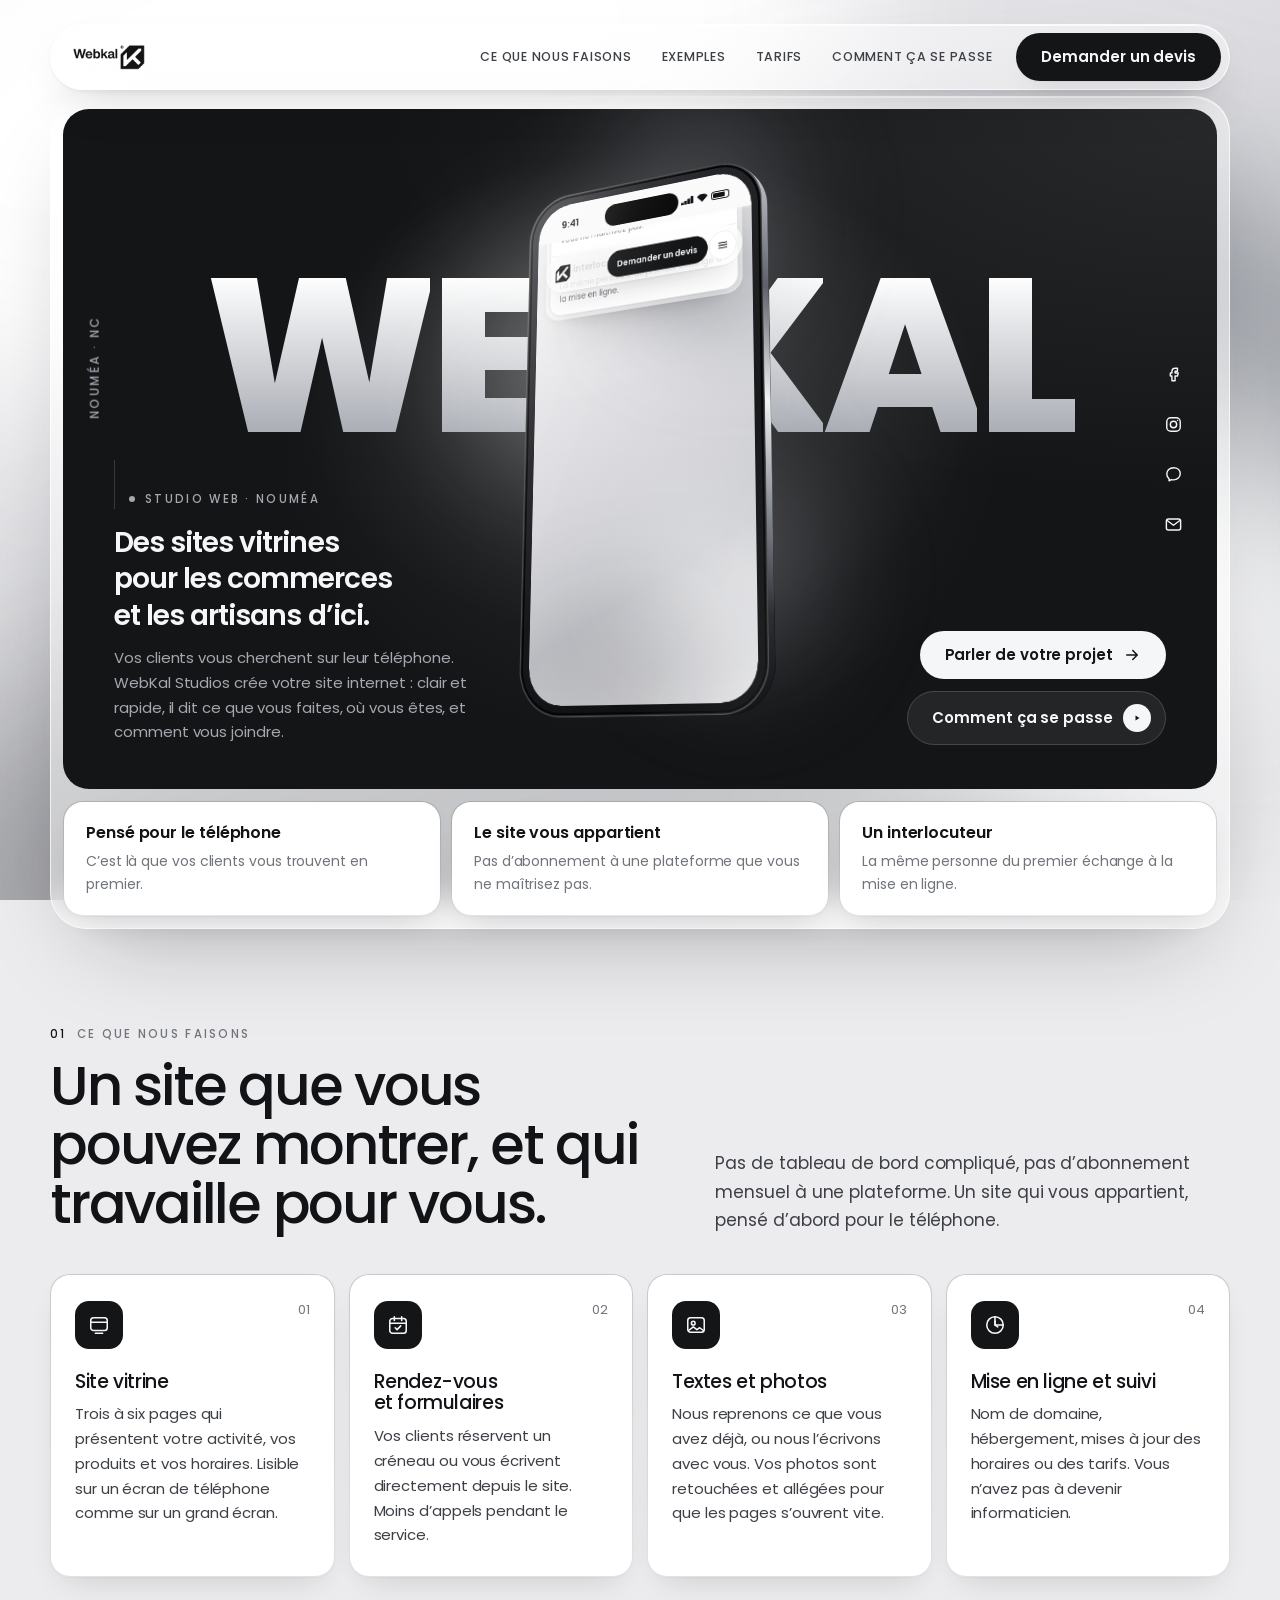
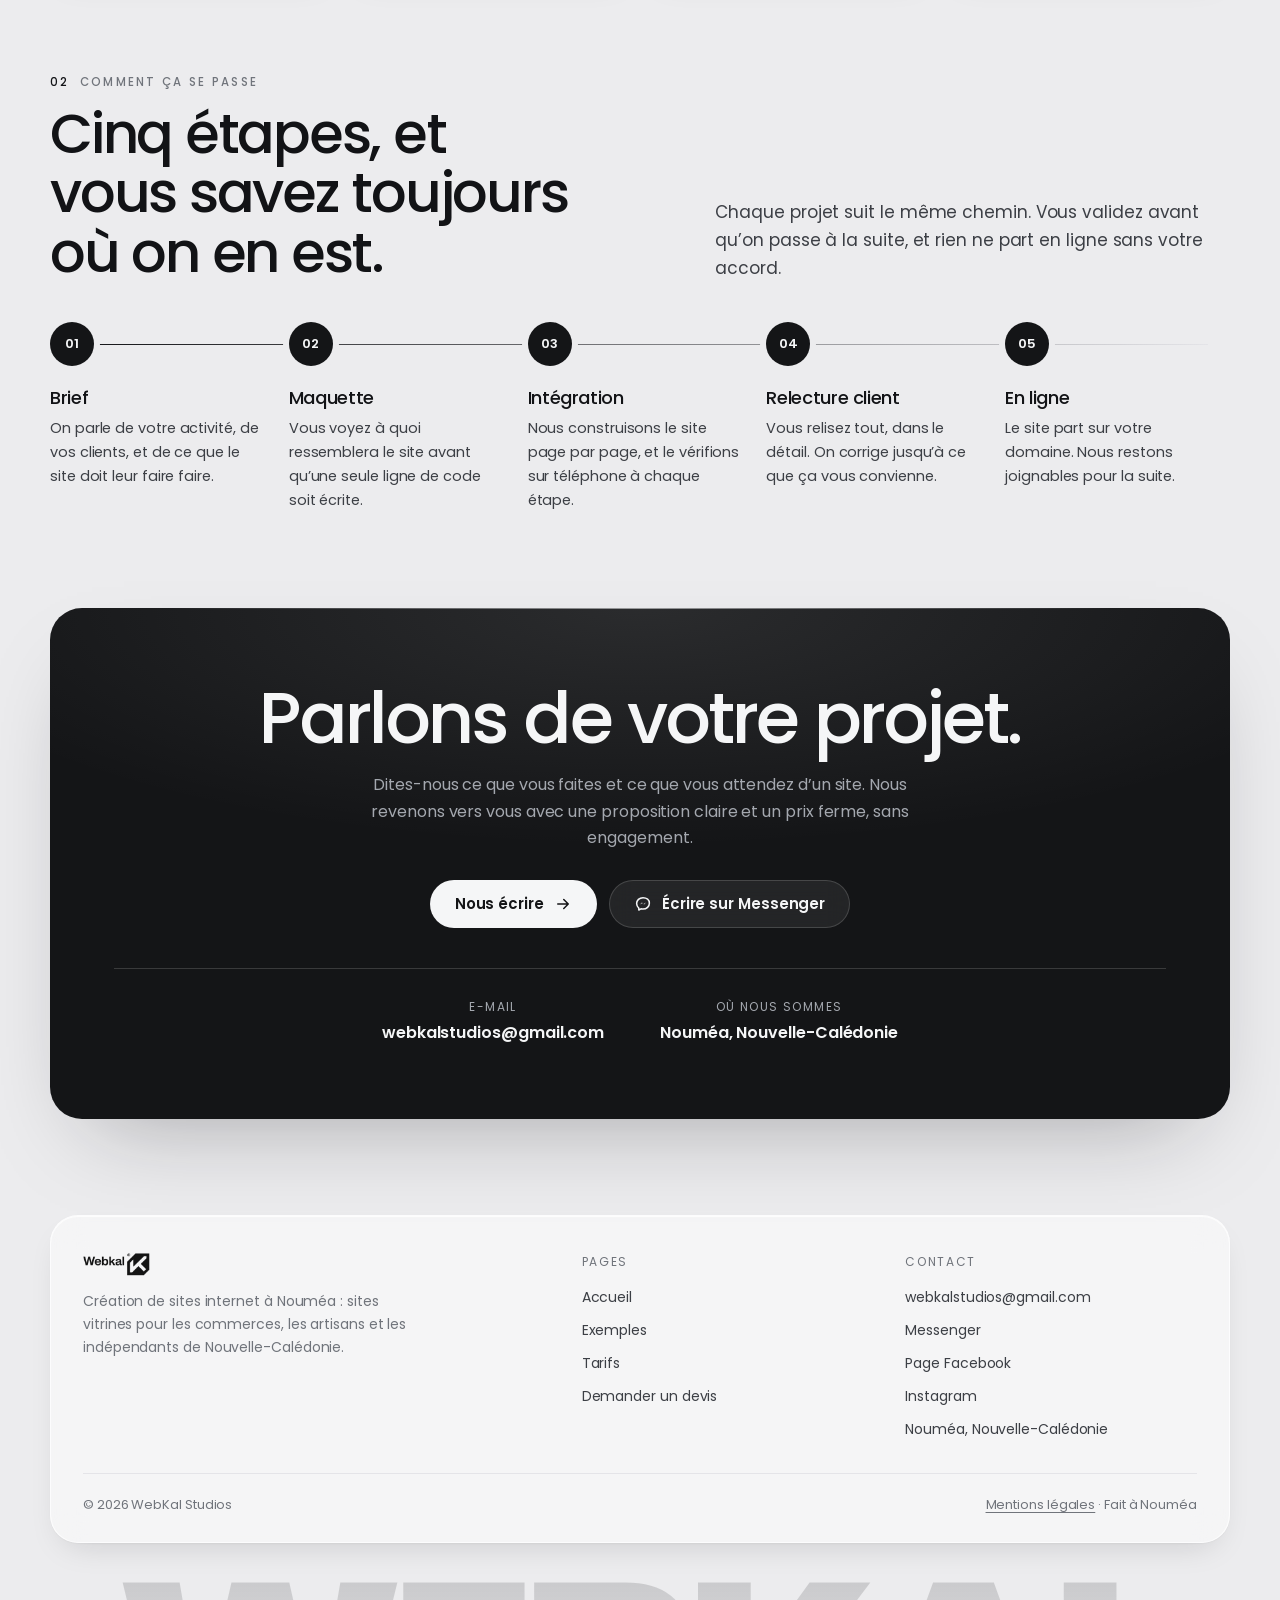
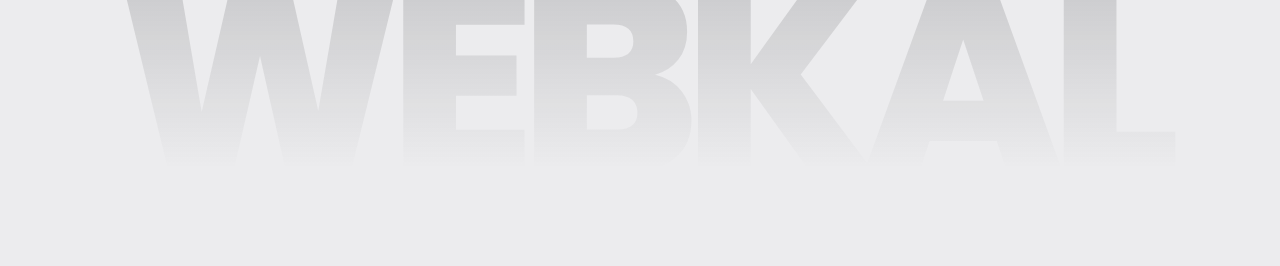
<file: index.html>
<!doctype html>
<html lang="fr">
<head>
<meta charset="utf-8">
<meta name="viewport" content="width=device-width, initial-scale=1">
<title>Création de site internet à Nouméa — WebKal Studios</title>
<meta name="description" content="Création de site internet à Nouméa : WebKal Studios réalise des sites vitrines clairs et rapides, pensés pour le téléphone, pour les commerces, artisans et indépendants de Nouvelle-Calédonie.">
<link rel="icon" href="/favicon.ico" sizes="48x48">
<link rel="icon" type="image/png" href="/images/favicon.png" sizes="96x96">
<link rel="apple-touch-icon" href="/images/apple-touch-icon.png">
<meta name="theme-color" content="#ECECEE">

<link rel="canonical" href="https://webkal.net/">

<!-- Partage sur Facebook, WhatsApp, LinkedIn.
     Les adresses doivent être complètes : une adresse relative et aucune image ne s'affiche. -->
<meta property="og:type" content="website">
<meta property="og:locale" content="fr_FR">
<meta property="og:site_name" content="WebKal Studios">
<meta property="og:url" content="https://webkal.net/">
<meta property="og:title" content="WebKal Studios — Création de site internet à Nouméa">
<meta property="og:description" content="Des sites vitrines clairs et rapides pour les commerces, artisans et indépendants de Nouvelle-Calédonie.">
<meta property="og:image" content="https://webkal.net/images/partage.png">
<meta property="og:image:width" content="1200">
<meta property="og:image:height" content="630">
<meta property="og:image:alt" content="WebKal Studios — sites vitrines pour les commerces et les artisans, Nouméa">

<meta name="twitter:card" content="summary_large_image">
<meta name="twitter:title" content="WebKal Studios — Création de site internet à Nouméa">
<meta name="twitter:description" content="Des sites vitrines clairs et rapides pour les commerces, artisans et indépendants de Nouvelle-Calédonie.">
<meta name="twitter:image" content="https://webkal.net/images/partage.png">

<!-- Polices hébergées sur le site : chargées en priorité, sans passer par Google. -->
<link rel="preload" href="fonts/poppins-400.woff2" as="font" type="font/woff2" crossorigin>
<link rel="preload" href="fonts/poppins-600.woff2" as="font" type="font/woff2" crossorigin>
<link rel="preload" href="fonts/poppins-800.woff2" as="font" type="font/woff2" crossorigin>

<script type="application/ld+json">
{
 "@context": "https://schema.org",
 "@graph": [
  {
   "@type": "ProfessionalService",
   "@id": "https://webkal.net/#entreprise",
   "name": "WebKal Studios",
   "alternateName": "Webkal",
   "url": "https://webkal.net/",
   "logo": "https://webkal.net/images/logo-encre.png",
   "image": "https://webkal.net/images/partage.png",
   "description": "Studio de création de sites internet basé à Nouméa : sites vitrines et landing pages pour les commerces, artisans et indépendants de Nouvelle-Calédonie.",
   "email": "webkalstudios@gmail.com",
   "address": {
    "@type": "PostalAddress",
    "addressLocality": "Nouméa",
    "addressCountry": "NC"
   },
   "areaServed": {
    "@type": "AdministrativeArea",
    "name": "Nouvelle-Calédonie"
   },
   "knowsLanguage": "fr",
   "priceRange": "À partir de 25 000 XPF",
   "sameAs": [
    "https://www.facebook.com/profile.php?id=61594895011732",
    "https://www.instagram.com/webkalstudiosnc/"
   ],
   "hasOfferCatalog": {
    "@type": "OfferCatalog",
    "name": "Création de site internet",
    "itemListElement": [
     {
      "@type": "Offer",
      "name": "Landing page",
      "description": "Une seule page : activité, offre, contact. Pensée pour le téléphone.",
      "price": "25000",
      "priceCurrency": "XPF",
      "url": "https://webkal.net/tarifs"
     },
     {
      "@type": "Offer",
      "name": "Site vitrine",
      "description": "Plusieurs pages pour présenter l'activité, avec galerie photo.",
      "price": "50000",
      "priceCurrency": "XPF",
      "url": "https://webkal.net/tarifs"
     },
     {
      "@type": "Offer",
      "name": "Site vitrine avec espace de gestion",
      "description": "Le site vitrine, avec un espace privé pour modifier soi-même textes, photos et produits. Sur devis.",
      "url": "https://webkal.net/tarifs"
     },
     {
      "@type": "Offer",
      "name": "Visibilité Google",
      "description": "Fiche Google Business Profile créée et réglée, site préparé pour Google et les assistants IA, questions fréquentes et textes avec les mots recherchés par les clients. Paiement unique.",
      "price": "35000",
      "priceCurrency": "XPF",
      "url": "https://webkal.net/tarifs"
     },
     {
      "@type": "Offer",
      "name": "Domaine, hébergement, maintenance et suivi Google",
      "description": "Nom de domaine, hébergement, maintenance du site et suivi de la visibilité sur Google avec un bilan chaque mois.",
      "price": "5000",
      "priceCurrency": "XPF",
      "url": "https://webkal.net/tarifs",
      "priceSpecification": {
       "@type": "UnitPriceSpecification",
       "price": "5000",
       "priceCurrency": "XPF",
       "unitText": "mois"
      }
     }
    ]
   }
  },
  {
   "@type": "WebSite",
   "@id": "https://webkal.net/#site",
   "url": "https://webkal.net/",
   "name": "WebKal Studios",
   "inLanguage": "fr",
   "publisher": {
    "@id": "https://webkal.net/#entreprise"
   }
  }
 ]
}
</script>
<script>if (new URLSearchParams(location.search).has("apercu")) document.documentElement.classList.add("apercu");</script>
<link rel="stylesheet" href="styles.css?v=20261104-1">
</head>

<body>

<div class="decor" aria-hidden="true">
  <span class="v1"></span><span class="v2"></span><span class="v3"></span><span class="v4"></span>
</div>

<header class="top" id="top">
  <div class="shell">
    <div class="top-in">
      <a class="logo" href="/" aria-label="WebKal Studios, retour en haut">
        <picture>
          <source media="(max-width:599px)" srcset="images/marque.png" width="83" height="90">
          <img src="images/logo.png" alt="WebKal Studios" width="217" height="78">
        </picture>
      </a>
      <nav class="menu">
        <a href="/services">Ce que nous faisons</a>
        <a href="/exemples">Exemples</a>
        <a href="/tarifs">Tarifs</a>
        <a href="/comment-ca-se-passe">Comment ça se passe</a>
        <a class="btn btn-dark" href="/contact">Demander un devis</a>
        <button class="burger" type="button" aria-label="Ouvrir le menu"
                aria-expanded="false" aria-controls="menu-mobile">
          <svg class="ouvrir" viewBox="0 0 24 24" aria-hidden="true"><path d="M4 7h16M4 12h16M4 17h16"/></svg>
          <svg class="fermer" viewBox="0 0 24 24" aria-hidden="true"><path d="M6 6l12 12M18 6L6 18"/></svg>
        </button>
      </nav>
    </div>

    <nav class="menu-mobile" id="menu-mobile" hidden aria-label="Menu du site">
          <a href="/services">Ce que nous faisons</a>
          <a href="/exemples">Exemples</a>
          <a href="/tarifs">Tarifs</a>
          <a href="/comment-ca-se-passe">Comment ça se passe</a>
          <a href="/contact">Demander un devis</a>
    </nav>
  </div>
</header>

<main>
  <div class="shell">
    <div class="vitre vitre-accueil">
      <section class="hero accueil">
        <!-- Grand nom en fond, téléphone 3D devant (comme l'inspiration). Décoratif : le vrai titre est le h1. -->
        <div class="scene-zone">
          <div class="mot" aria-hidden="true"><span style="--i:0">W</span><span style="--i:1">E</span><span style="--i:2">B</span><span style="--i:3">K</span><span style="--i:4">A</span><span style="--i:5">L</span></div>
          <span class="vertical" aria-hidden="true">Nouméa &middot; NC</span>

          <!-- Téléphone en 3D avec un exemple de site. Aucun client réel n'y figure. -->
          <div class="scene" aria-hidden="true">
            <div class="halo"></div>
            <div class="pivot">
            <div class="tel">
              <span class="tranche"></span><span class="tranche"></span><span class="tranche"></span><span class="tranche"></span><span class="tranche"></span><span class="tranche"></span><span class="tranche"></span><span class="tranche"></span><span class="tranche"></span><span class="tranche"></span>
              <div class="face">
                <div class="ecran">
                  <span class="ile"></span>
                  <div class="m-statut">
                    <span>9:41</span>
                    <span class="m-icones"><i class="reseau"></i><i class="wifi"></i><i class="batterie"></i></span>
                  </div>
                  <div class="defile">
                    <div class="m-barre"><span class="m-logo"></span>Votre commerce<span class="m-menu"></span></div>
                    <div class="m-image"></div>
                    <div class="m-titre">Votre activité, en un coup d&rsquo;œil.</div>
                    <div class="m-ligne"></div><div class="m-ligne"></div><div class="m-ligne c"></div>
                    <div class="m-btn">Appeler</div>
                    <div class="m-infos"><div>Horaires</div><div>Itinéraire</div></div>
                    <div class="m-cartes"><div class="m-carte"></div><div class="m-carte"></div><div class="m-carte"></div></div>
                    <div class="m-pied">
                      <div class="m-pied-titre">Nous trouver</div>
                      <div class="m-ligne"></div><div class="m-ligne c"></div>
                      <div class="m-pied-btn">Itinéraire</div>
                    </div>
                  </div>
                  <!-- Le vrai site en version mobile, chargé par site.js (pas dans l'aperçu lui-même). -->
                  <iframe class="ecran-site" title="Aperçu du site WebKal sur téléphone" tabindex="-1" aria-hidden="true"></iframe>
                </div>
              </div>
              <div class="reflet"></div>
            </div>
            </div>
          </div>

          <ul class="reseaux" aria-label="Nous joindre">
            <li><a href="https://www.facebook.com/profile.php?id=61594895011732" target="_blank" rel="noopener" aria-label="Page Facebook de WebKal Studios">
              <svg viewBox="0 0 24 24" aria-hidden="true"><path d="M14 8h3V4h-3a4 4 0 0 0-4 4v2H8v4h2v6h4v-6h3l1-4h-4V8z"/></svg></a></li>
            <li><a href="https://www.instagram.com/webkalstudiosnc/" target="_blank" rel="noopener" aria-label="Instagram de WebKal Studios">
              <svg viewBox="0 0 24 24" aria-hidden="true"><rect x="3.5" y="3.5" width="17" height="17" rx="5"/><circle cx="12" cy="12" r="4"/><path d="M17.2 6.8h.01"/></svg></a></li>
            <li><a href="https://m.me/61594895011732" target="_blank" rel="noopener" aria-label="Écrire sur Messenger">
              <svg viewBox="0 0 24 24" aria-hidden="true"><path d="M12 3.5c-4.9 0-8.5 3.5-8.5 7.9 0 2.4 1.1 4.5 2.9 6V20l2.9-1.6c.9.3 1.8.4 2.7.4 4.9 0 8.5-3.5 8.5-7.9S16.9 3.5 12 3.5z"/></svg></a></li>
            <li><a href="mailto:webkalstudios@gmail.com" aria-label="Écrire à webkalstudios@gmail.com">
              <svg viewBox="0 0 24 24" aria-hidden="true"><rect x="3" y="5" width="18" height="14" rx="2.5"/><path d="m4 7 8 6 8-6"/></svg></a></li>
          </ul>

          <div class="intro">
            <span class="sur-titre"><i></i>Studio web &middot; Nouméa</span>
            <h1>Des sites vitrines pour les commerces et les artisans d&rsquo;ici.</h1>
            <p class="sous">
              Vos clients vous cherchent sur leur téléphone. WebKal Studios crée votre site internet :
              clair et rapide, il dit ce que vous faites, où vous êtes, et comment vous joindre.
            </p>
          </div>

          <div class="actions">
            <a class="btn btn-clair" href="/contact">
              Parler de votre projet
              <svg viewBox="0 0 24 24" aria-hidden="true"><path d="M5 12h14M13 6l6 6-6 6"/></svg>
            </a>
            <a class="btn btn-vide btn-lecture" href="/comment-ca-se-passe">
              Comment ça se passe
              <span class="lecture" aria-hidden="true"><svg viewBox="0 0 24 24"><path d="M9 7l8 5-8 5z"/></svg></span>
            </a>
          </div>
        </div>
      </section>

      <div class="reperes">
        <div class="repere">
          <div class="t">Pensé pour le téléphone</div>
          <p>C&rsquo;est là que vos clients vous trouvent en premier.</p>
        </div>
        <div class="repere">
          <div class="t">Le site vous appartient</div>
          <p>Pas d&rsquo;abonnement à une plateforme que vous ne maîtrisez pas.</p>
        </div>
        <div class="repere">
          <div class="t">Un interlocuteur</div>
          <p>La même personne du premier échange à la mise en ligne.</p>
        </div>
      </div>
    </div>
  </div>

  <div class="shell">
    <section id="services">
      <div class="titre titre-duo monte">
        <div class="sur-titre"><span class="num">01</span> Ce que nous faisons</div>
        <h2>Un site que vous pouvez montrer, et qui travaille pour vous.</h2>
        <p>
          Pas de tableau de bord compliqué, pas d&rsquo;abonnement mensuel à une plateforme.
          Un site qui vous appartient, pensé d&rsquo;abord pour le téléphone.
        </p>
      </div>

      <div class="grille">
        <article class="carte monte">
          <div class="ico" aria-hidden="true">
            <svg viewBox="0 0 24 24"><rect x="3" y="4" width="18" height="14" rx="3"/><path d="M3 9h18M8 21h8"/></svg>
          </div>
          <span class="rang">01</span>
          <h3>Site vitrine</h3>
          <p>
            Trois à six pages qui présentent votre activité, vos produits et vos horaires.
            Lisible sur un écran de téléphone comme sur un grand écran.
          </p>
        </article>

        <article class="carte monte">
          <div class="ico" aria-hidden="true">
            <svg viewBox="0 0 24 24"><rect x="3" y="5" width="18" height="16" rx="3"/><path d="M3 10h18M8 3v4M16 3v4M9 15l2 2 4-4"/></svg>
          </div>
          <span class="rang">02</span>
          <h3>Rendez-vous et formulaires</h3>
          <p>
            Vos clients réservent un créneau ou vous écrivent directement depuis le site.
            Moins d&rsquo;appels pendant le service.
          </p>
        </article>

        <article class="carte monte">
          <div class="ico" aria-hidden="true">
            <svg viewBox="0 0 24 24"><rect x="3" y="4" width="18" height="16" rx="3"/><circle cx="9" cy="10" r="2"/><path d="m4 18 5-4 4 3 3-2 4 3"/></svg>
          </div>
          <span class="rang">03</span>
          <h3>Textes et photos</h3>
          <p>
            Nous reprenons ce que vous avez déjà, ou nous l&rsquo;écrivons avec vous. Vos photos
            sont retouchées et allégées pour que les pages s&rsquo;ouvrent vite.
          </p>
        </article>

        <article class="carte monte">
          <div class="ico" aria-hidden="true">
            <svg viewBox="0 0 24 24"><path d="M12 3a9 9 0 1 0 9 9"/><path d="M12 3a9 9 0 0 1 9 9h-9z"/><path d="M12 8v4l3 2"/></svg>
          </div>
          <span class="rang">04</span>
          <h3>Mise en ligne et suivi</h3>
          <p>
            Nom de domaine, hébergement, mises à jour des horaires ou des tarifs. Vous
            n&rsquo;avez pas à devenir informaticien.
          </p>
        </article>
      </div>
    </section>

    <section id="deroule">
      <div class="titre titre-duo monte">
        <div class="sur-titre"><span class="num">02</span> Comment ça se passe</div>
        <h2>Cinq étapes, et vous savez toujours où on en est.</h2>
        <p>
          Chaque projet suit le même chemin. Vous validez avant qu&rsquo;on passe à la suite,
          et rien ne part en ligne sans votre accord.
        </p>
      </div>

      <ol class="frise">
        <li class="pas monte">
          <span class="pt">01</span>
          <h3>Brief</h3>
          <p>On parle de votre activité, de vos clients, et de ce que le site doit leur faire faire.</p>
        </li>
        <li class="pas monte">
          <span class="pt">02</span>
          <h3>Maquette</h3>
          <p>Vous voyez à quoi ressemblera le site avant qu&rsquo;une seule ligne de code soit écrite.</p>
        </li>
        <li class="pas monte">
          <span class="pt">03</span>
          <h3>Intégration</h3>
          <p>Nous construisons le site page par page, et le vérifions sur téléphone à chaque étape.</p>
        </li>
        <li class="pas monte">
          <span class="pt">04</span>
          <h3>Relecture client</h3>
          <p>Vous relisez tout, dans le détail. On corrige jusqu&rsquo;à ce que ça vous convienne.</p>
        </li>
        <li class="pas monte">
          <span class="pt">05</span>
          <h3>En ligne</h3>
          <p>Le site part sur votre domaine. Nous restons joignables pour la suite.</p>
        </li>
      </ol>
    </section>

    <section id="contact">
      <div class="contact monte">
        <h2>Parlons de votre projet.</h2>
        <p>
          Dites-nous ce que vous faites et ce que vous attendez d&rsquo;un site. Nous revenons
          vers vous avec une proposition claire et un prix ferme, sans engagement.
        </p>
        <div class="actions">
          <a class="btn btn-clair" href="/contact">
            Nous écrire
            <svg viewBox="0 0 24 24" aria-hidden="true"><path d="M5 12h14M13 6l6 6-6 6"/></svg>
          </a>
          <a class="btn btn-vide" href="https://m.me/61594895011732" target="_blank" rel="noopener">
            <svg class="bulle" viewBox="0 0 24 24" aria-hidden="true"><path d="M12 3.5c-4.9 0-8.5 3.5-8.5 7.9 0 2.4 1.1 4.5 2.9 6V20l2.9-1.6c.9.3 1.8.4 2.7.4 4.9 0 8.5-3.5 8.5-7.9S16.9 3.5 12 3.5z"/><path d="M8 12.6l2.6-2.7 2.1 2.1 3.3-2.1-2.6 2.7-2.1-2.1z"/></svg>
            Écrire sur Messenger
          </a>
          <!-- Bouton d'appel : à remettre quand le numéro sera connu.
               <a class="btn btn-vide" href="tel:+687000000">Nous appeler</a> -->
        </div>

        <div class="coord">
          <div>
            <div class="lbl">E-mail</div>
            <div class="val"><a href="mailto:webkalstudios@gmail.com">webkalstudios@gmail.com</a></div>
          </div>
          <!-- Téléphone : à remettre dès que le numéro sera connu.
          <div>
            <div class="lbl">Téléphone</div>
            <div class="val"><a href="tel:+687000000">+687 00 00 00</a></div>
          </div>
          -->
          <div>
            <div class="lbl">Où nous sommes</div>
            <div class="val">Nouméa, Nouvelle-Calédonie</div>
          </div>
        </div>
      </div>
    </section>
  </div>
</main>

<footer>
  <div class="shell">
    <div class="pied pied-riche">
      <div class="pied-marque">
        <a class="logo" href="/" aria-label="WebKal Studios, accueil">
          <img src="images/logo.png" alt="WebKal Studios" width="217" height="78" loading="lazy">
        </a>
        <p>Création de sites internet à Nouméa : sites vitrines pour les commerces, les artisans et les indépendants de Nouvelle-Calédonie.</p>
      </div>
      <nav class="pied-col" aria-label="Pages du site">
        <div class="pied-titre">Pages</div>
        <a href="/">Accueil</a>
        <a href="/exemples">Exemples</a>
        <a href="/tarifs">Tarifs</a>
        <a href="/contact">Demander un devis</a>
      </nav>
      <div class="pied-col">
        <div class="pied-titre">Contact</div>
        <a href="mailto:webkalstudios@gmail.com">webkalstudios@gmail.com</a>
        <a href="https://m.me/61594895011732" target="_blank" rel="noopener">Messenger</a>
        <a href="https://www.facebook.com/profile.php?id=61594895011732" target="_blank" rel="noopener">Page Facebook</a>
        <a href="https://www.instagram.com/webkalstudiosnc/" target="_blank" rel="noopener">Instagram</a>
        <span>Nouméa, Nouvelle-Calédonie</span>
      </div>
      <div class="pied-bas">
        <span>&copy; <span id="annee">2026</span> WebKal Studios</span>
        <span><a href="/mentions-legales">Mentions légales</a> · Fait à Nouméa</span>
      </div>
    </div>
    <div class="pied-mot" aria-hidden="true">WEBKAL</div>
  </div>
</footer>

<script src="site.js?v=20261104-1"></script>

</body>
</html>
</file>
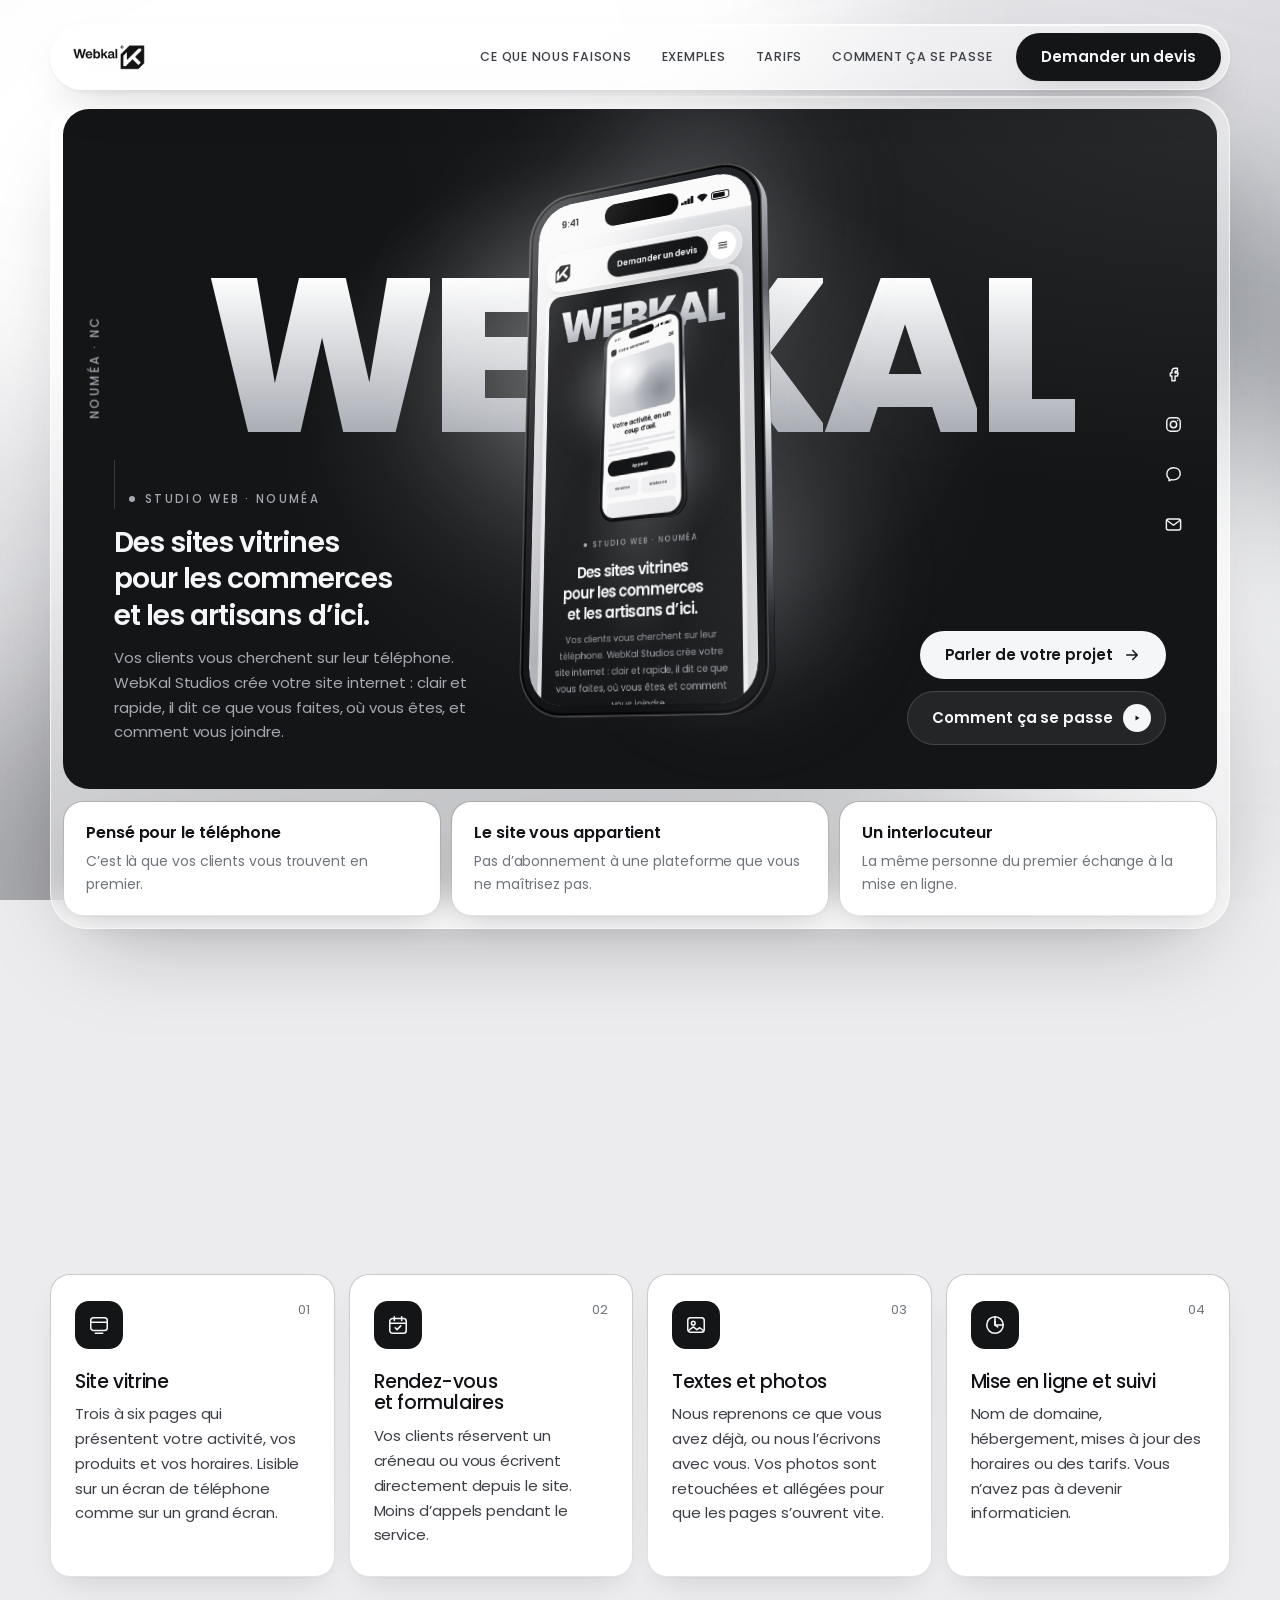
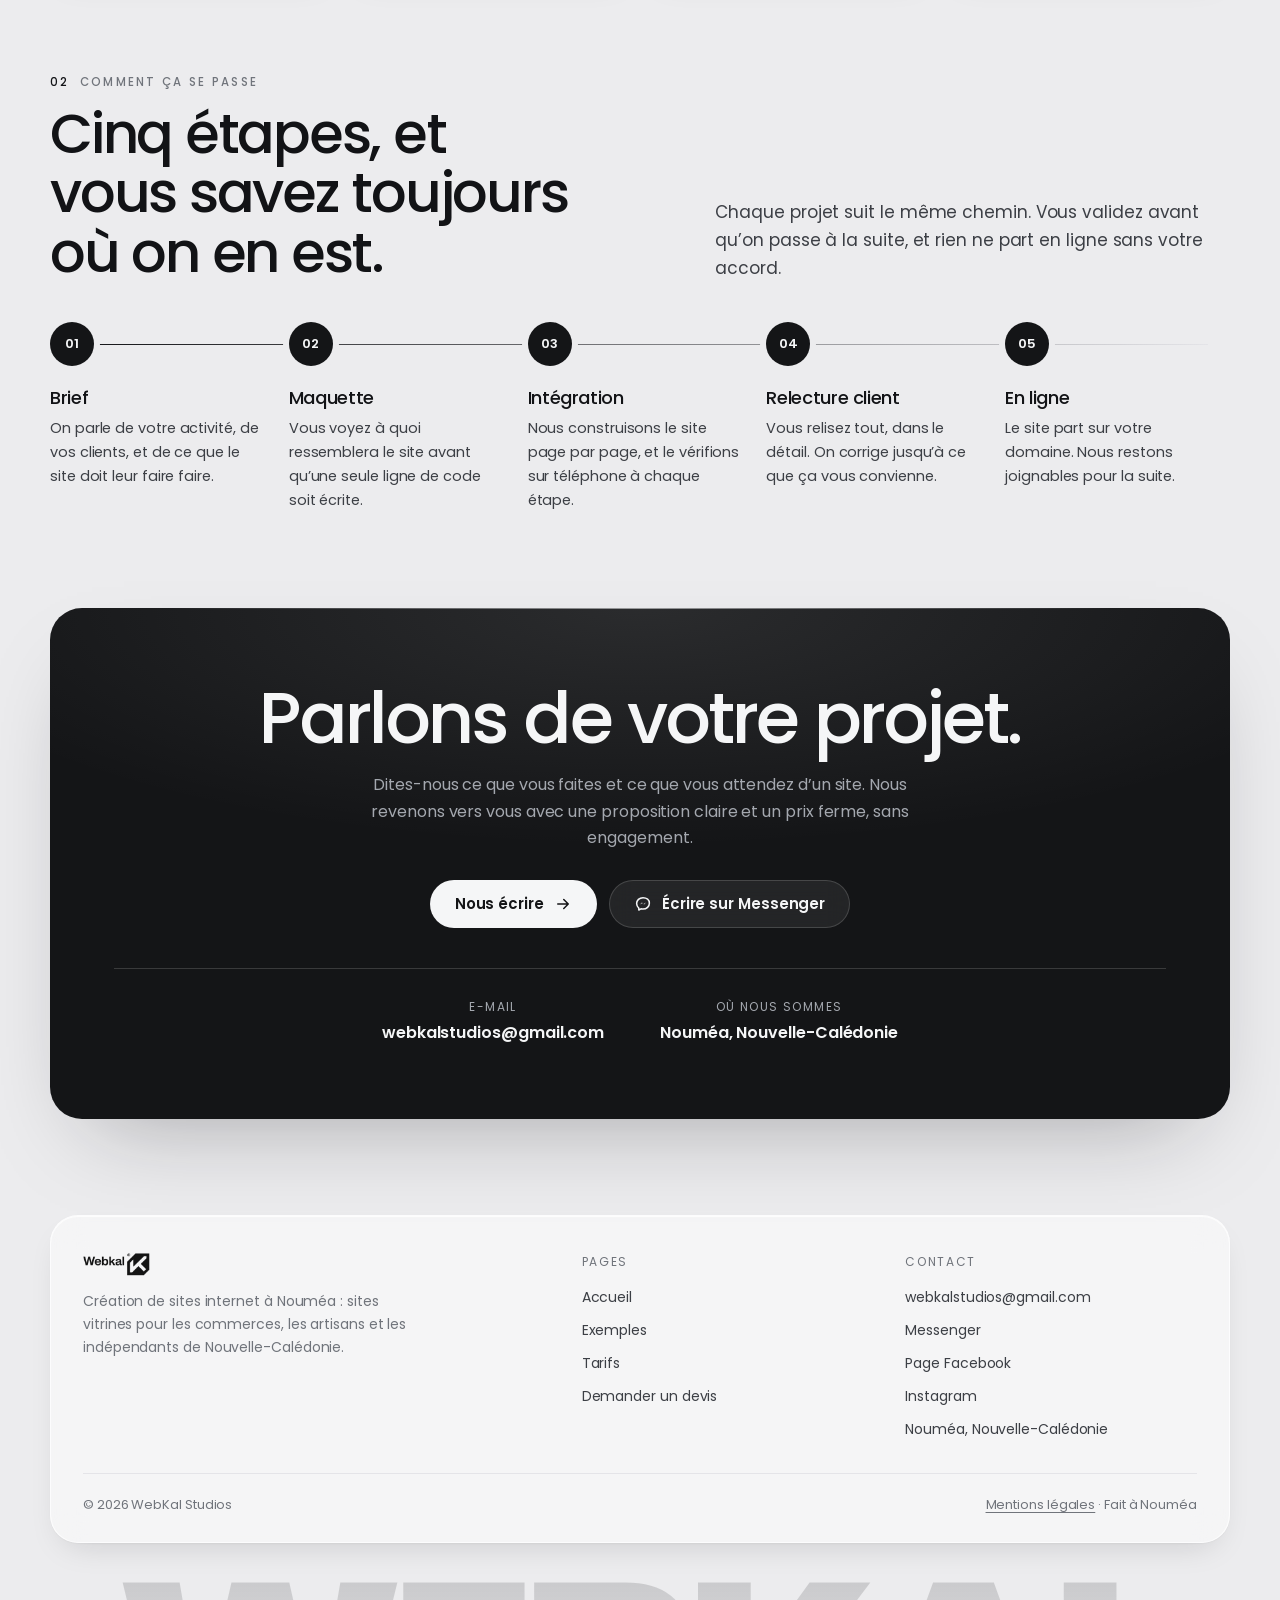
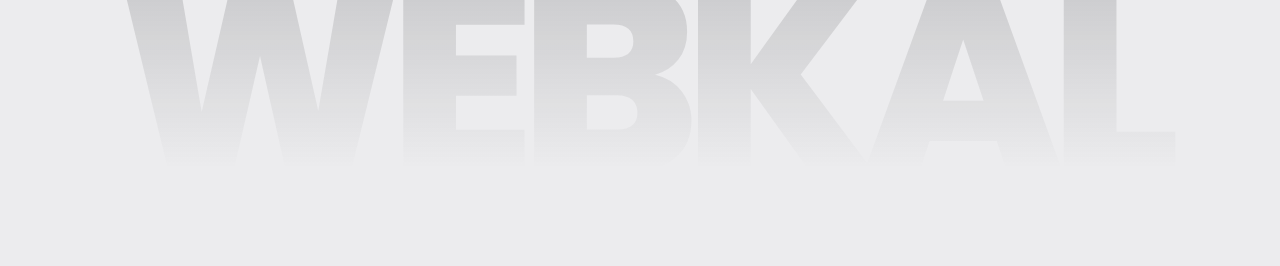
<file: comment-ca-se-passe.html>
<!doctype html>
<html lang="fr">
<head>
<meta charset="utf-8">
<meta name="viewport" content="width=device-width, initial-scale=1">
<title>Comment ça se passe — WebKal Studios</title>
<meta name="description" content="Du premier échange à la mise en ligne : les étapes pour créer votre site avec WebKal Studios, à Nouméa.">
<!-- Adresse courte à partager : elle ouvre l'accueil à la bonne partie, sans « # » dans l'adresse. -->
<meta name="robots" content="noindex">
<link rel="canonical" href="https://webkal.net/">
<link rel="icon" href="/favicon.ico" sizes="48x48">
<link rel="icon" type="image/png" href="/images/favicon.png" sizes="96x96">
<link rel="apple-touch-icon" href="/images/apple-touch-icon.png">

<meta property="og:type" content="website">
<meta property="og:locale" content="fr_FR">
<meta property="og:site_name" content="WebKal Studios">
<meta property="og:url" content="https://webkal.net/comment-ca-se-passe">
<meta property="og:title" content="Comment ça se passe — WebKal Studios">
<meta property="og:description" content="Du premier échange à la mise en ligne : les étapes pour créer votre site avec WebKal Studios, à Nouméa.">
<meta property="og:image" content="https://webkal.net/images/partage.png">
<meta property="og:image:width" content="1200">
<meta property="og:image:height" content="630">
<meta name="twitter:card" content="summary_large_image">

<style>html{background:#ECECEE}@media (prefers-color-scheme:dark){html{background:#0A0B0C}}</style>
<noscript><meta http-equiv="refresh" content="0; url=/#deroule"></noscript>
<script>
  // L'accueil lit cette demande et descend à la partie voulue.
  try {
    sessionStorage.setItem("provenance", document.referrer);
    sessionStorage.setItem("partie", "deroule");
    location.replace("/");
  } catch (e) {
    location.replace("/#deroule");
  }
</script>
</head>
<body></body>
</html>
</file>
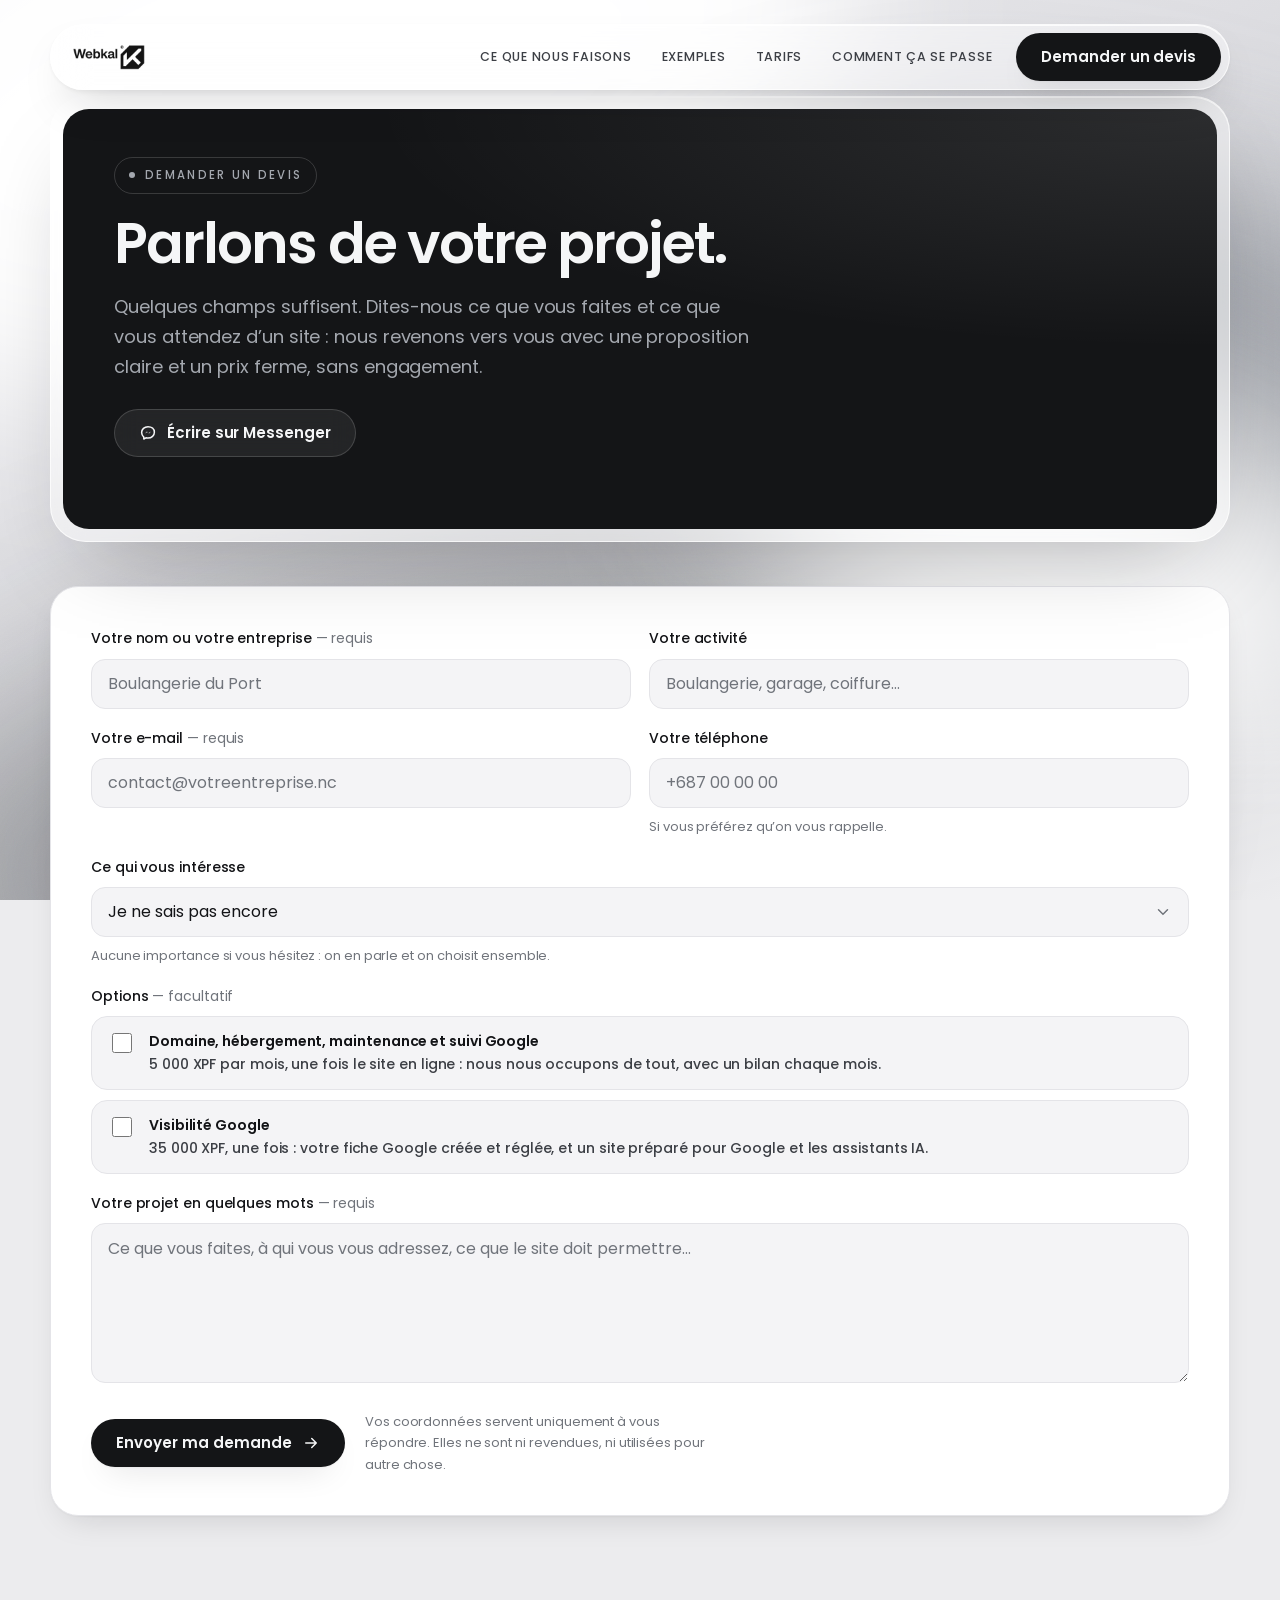
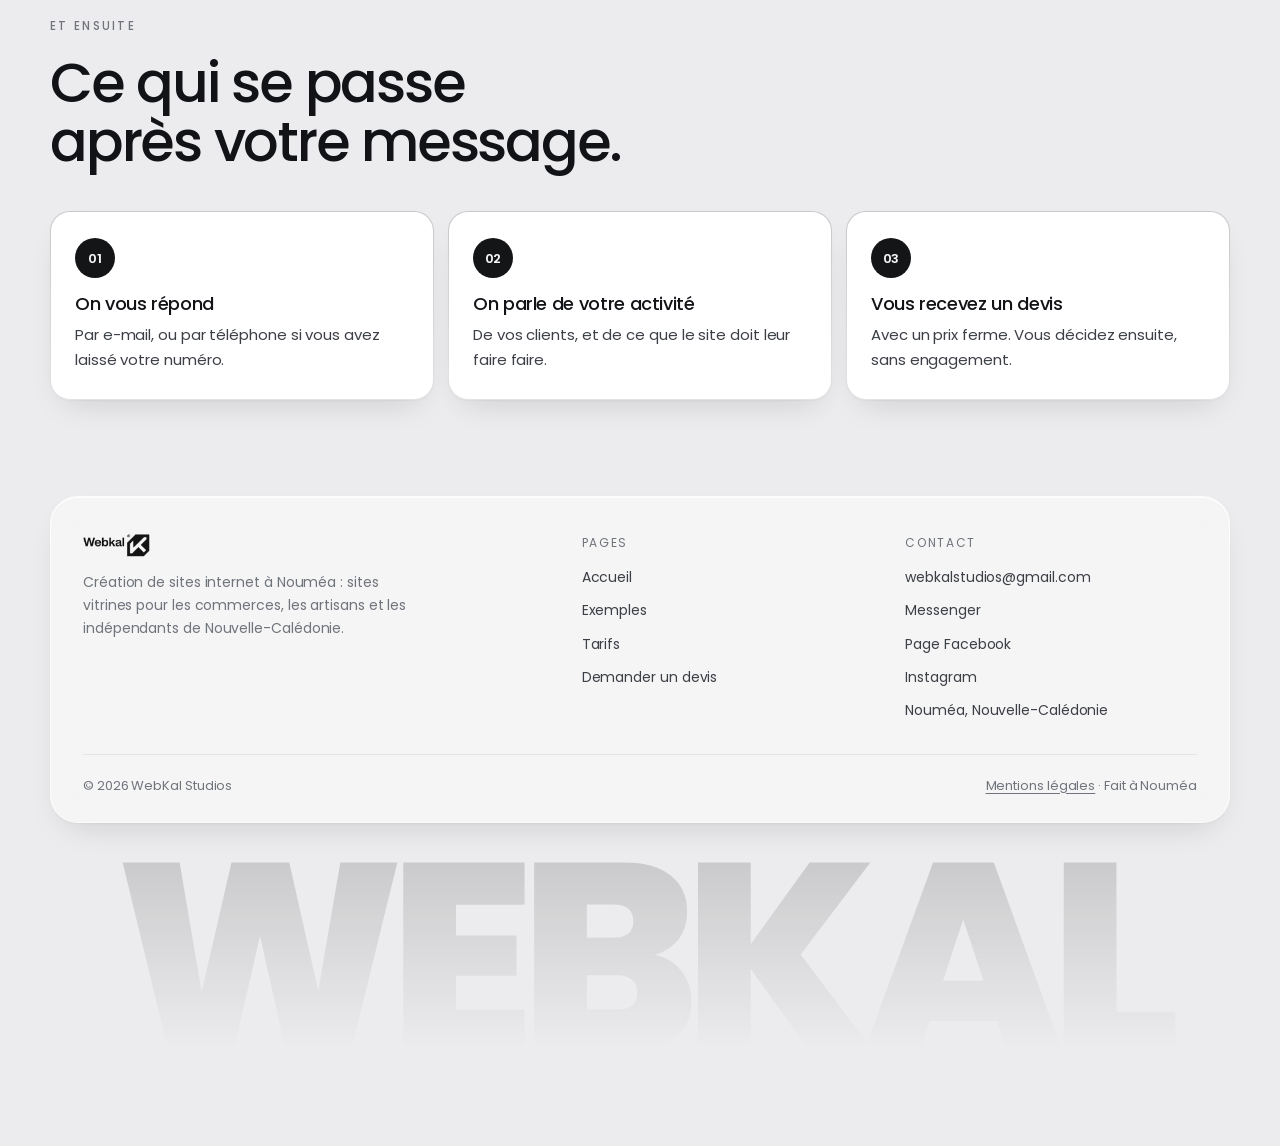
<file: contact.html>
<!doctype html>
<html lang="fr">
<head>
<meta charset="utf-8">
<meta name="viewport" content="width=device-width, initial-scale=1">
<title>Demander un devis de site internet — WebKal Studios</title>
<meta name="description" content="Demandez un devis pour la création de votre site internet à Nouméa. Décrivez votre projet en quelques champs : WebKal Studios vous répond avec un prix ferme, sans engagement.">
<link rel="icon" href="/favicon.ico" sizes="48x48">
<link rel="icon" type="image/png" href="/images/favicon.png" sizes="96x96">
<link rel="apple-touch-icon" href="/images/apple-touch-icon.png">
<meta name="theme-color" content="#ECECEE">
<link rel="canonical" href="https://webkal.net/contact">

<meta property="og:type" content="website">
<meta property="og:locale" content="fr_FR">
<meta property="og:site_name" content="WebKal Studios">
<meta property="og:url" content="https://webkal.net/contact">
<meta property="og:title" content="Demander un devis — WebKal Studios">
<meta property="og:description" content="Décrivez votre projet de site en quelques champs. Réponse avec une proposition claire et un prix ferme, sans engagement.">
<meta property="og:image" content="https://webkal.net/images/partage.png">
<meta property="og:image:width" content="1200">
<meta property="og:image:height" content="630">

<meta name="twitter:card" content="summary_large_image">
<meta name="twitter:title" content="Demander un devis — WebKal Studios">
<meta name="twitter:description" content="Décrivez votre projet de site en quelques champs. Réponse avec une proposition claire et un prix ferme, sans engagement.">
<meta name="twitter:image" content="https://webkal.net/images/partage.png">

<!-- Polices hébergées sur le site : chargées en priorité, sans passer par Google. -->
<link rel="preload" href="fonts/poppins-400.woff2" as="font" type="font/woff2" crossorigin>
<link rel="preload" href="fonts/poppins-600.woff2" as="font" type="font/woff2" crossorigin>
<link rel="stylesheet" href="styles.css?v=20261104-1">
</head>

<body>

<div class="decor" aria-hidden="true">
  <span class="v1"></span><span class="v2"></span><span class="v3"></span><span class="v4"></span>
</div>

<header class="top" id="top">
  <div class="shell">
    <div class="top-in">
      <a class="logo" href="/" aria-label="WebKal Studios, retour à l'accueil">
        <picture>
          <source media="(max-width:599px)" srcset="images/marque.png" width="83" height="90">
          <img src="images/logo.png" alt="WebKal Studios" width="217" height="78">
        </picture>
      </a>
      <nav class="menu">
        <a href="/services">Ce que nous faisons</a>
        <a href="/exemples">Exemples</a>
        <a href="/tarifs">Tarifs</a>
        <a href="/comment-ca-se-passe">Comment ça se passe</a>
        <a class="btn btn-dark" href="/contact" aria-current="page">Demander un devis</a>
        <button class="burger" type="button" aria-label="Ouvrir le menu"
                aria-expanded="false" aria-controls="menu-mobile">
          <svg class="ouvrir" viewBox="0 0 24 24" aria-hidden="true"><path d="M4 7h16M4 12h16M4 17h16"/></svg>
          <svg class="fermer" viewBox="0 0 24 24" aria-hidden="true"><path d="M6 6l12 12M18 6L6 18"/></svg>
        </button>
      </nav>
    </div>

    <nav class="menu-mobile" id="menu-mobile" hidden aria-label="Menu du site">
      <a href="/services">Ce que nous faisons</a>
      <a href="/exemples">Exemples</a>
      <a href="/tarifs">Tarifs</a>
      <a href="/comment-ca-se-passe">Comment ça se passe</a>
      <a href="/contact" aria-current="page">Demander un devis</a>
    </nav>
  </div>
</header>

<main>
  <div class="shell">
    <div class="vitre">
      <section class="hero" style="padding-top:48px">
        <span class="chip">Demander un devis</span>
        <h1>Parlons de votre projet.</h1>
        <p class="sous">
          Quelques champs suffisent. Dites-nous ce que vous faites et ce que vous attendez
          d&rsquo;un site : nous revenons vers vous avec une proposition claire et un prix ferme,
          sans engagement.
        </p>
        <div class="actions">
          <a class="btn btn-vide" href="https://m.me/61594895011732" target="_blank" rel="noopener">
            <svg class="bulle" viewBox="0 0 24 24" aria-hidden="true"><path d="M12 3.5c-4.9 0-8.5 3.5-8.5 7.9 0 2.4 1.1 4.5 2.9 6V20l2.9-1.6c.9.3 1.8.4 2.7.4 4.9 0 8.5-3.5 8.5-7.9S16.9 3.5 12 3.5z"/><path d="M8 12.6l2.6-2.7 2.1 2.1 3.3-2.1-2.6 2.7-2.1-2.1z"/></svg>
            Écrire sur Messenger
          </a>
        </div>
      </section>
    </div>
  </div>

  <div class="shell">
    <section id="formulaire" style="padding-top:44px">
      <div class="form-carte monte">
        <form id="devis" novalidate>
          <!-- Clé publique du service qui transmet le message. Ce n'est pas un secret :
               elle n'autorise que l'envoi vers la boîte de WebKal Studios. -->
          <input type="hidden" name="access_key" value="f62e1518-d370-4bb0-83ba-8a52a49185e4">
          <input type="hidden" name="subject" value="Demande de devis depuis le site WebKal">
          <input type="hidden" name="from_name" value="Site WebKal Studios">

          <!-- Champ piège : un robot le remplit, un visiteur ne le voit pas. -->
          <div class="piege" aria-hidden="true">
            <label for="site-web">Ne remplissez pas ce champ</label>
            <input type="text" id="site-web" name="botcheck" tabindex="-1" autocomplete="off">
          </div>

          <div class="champs">
            <div class="champ">
              <label for="nom">Votre nom ou votre entreprise <span class="obligatoire">— requis</span></label>
              <input type="text" id="nom" name="Nom" required autocomplete="organization"
                     placeholder="Boulangerie du Port">
            </div>

            <div class="champ">
              <label for="activite">Votre activité</label>
              <input type="text" id="activite" name="Activité" autocomplete="off"
                     placeholder="Boulangerie, garage, coiffure…">
            </div>

            <div class="champ">
              <label for="email">Votre e-mail <span class="obligatoire">— requis</span></label>
              <input type="email" id="email" name="E-mail" required autocomplete="email"
                     placeholder="contact@votreentreprise.nc">
            </div>

            <div class="champ">
              <label for="telephone">Votre téléphone</label>
              <input type="tel" id="telephone" name="Téléphone" autocomplete="tel"
                     placeholder="+687 00 00 00">
              <span class="aide">Si vous préférez qu&rsquo;on vous rappelle.</span>
            </div>

            <div class="champ large">
              <label for="formule">Ce qui vous intéresse</label>
              <select id="formule" name="Formule">
                <option value="Je ne sais pas encore">Je ne sais pas encore</option>
                <option value="Landing page — 25 000 XPF">Landing page — 25 000 XPF</option>
                <option value="Site vitrine — 50 000 XPF">Site vitrine — 50 000 XPF</option>
                <option value="Site vitrine + espace de gestion — sur devis">Site vitrine + espace de gestion — sur devis</option>
                <option value="Autre projet">Autre projet</option>
              </select>
              <span class="aide">
                Aucune importance si vous hésitez : on en parle et on choisit ensemble.
              </span>
            </div>

            <fieldset class="champ large options">
              <legend>Options <span class="obligatoire">— facultatif</span></legend>
              <label class="option">
                <input type="checkbox" name="Abonnement" value="Oui, 5 000 XPF par mois">
                <span>
                  <strong>Domaine, hébergement, maintenance et suivi Google</strong>
                  5 000 XPF par mois, une fois le site en ligne : nous nous occupons de tout, avec un bilan chaque mois.
                </span>
              </label>
              <label class="option">
                <input type="checkbox" name="Visibilité Google" value="Oui, 35 000 XPF une fois">
                <span>
                  <strong>Visibilité Google</strong>
                  35 000 XPF, une fois : votre fiche Google créée et réglée, et un site préparé pour Google et les assistants IA.
                </span>
              </label>
            </fieldset>

            <div class="champ large">
              <label for="projet">Votre projet en quelques mots <span class="obligatoire">— requis</span></label>
              <textarea id="projet" name="Projet" required
                        placeholder="Ce que vous faites, à qui vous vous adressez, ce que le site doit permettre…"></textarea>
            </div>
          </div>

          <div class="form-pied">
            <button class="btn btn-dark" type="submit" id="envoyer">
              Envoyer ma demande
              <svg viewBox="0 0 24 24" aria-hidden="true"><path d="M5 12h14M13 6l6 6-6 6"/></svg>
            </button>
            <span class="mention">
              Vos coordonnées servent uniquement à vous répondre. Elles ne sont ni revendues,
              ni utilisées pour autre chose.
            </span>
          </div>

          <div class="reponse ok" id="reponse-ok" hidden role="status">
            <div>
              <div class="titre-rep">Message bien reçu.</div>
              <p>
                Merci, votre demande nous est parvenue. Nous revenons vers vous à l&rsquo;adresse
                que vous avez indiquée.
              </p>
            </div>
          </div>

          <div class="reponse ko" id="reponse-ko" hidden role="alert">
            <div>
              <div class="titre-rep">L&rsquo;envoi n&rsquo;a pas abouti.</div>
              <p>
                Quelque chose a bloqué de notre côté. Écrivez-nous directement à
                <a href="mailto:webkalstudios@gmail.com">webkalstudios@gmail.com</a>, votre message
                nous arrivera sans problème.
              </p>
            </div>
          </div>
        </form>
      </div>
    </section>

    <section id="apres">
      <div class="titre monte">
        <div class="sur-titre">Et ensuite</div>
        <h2>Ce qui se passe après votre message.</h2>
      </div>

      <div class="etapes">
        <article class="etape monte">
          <span class="n">01</span>
          <h3>On vous répond</h3>
          <p>Par e-mail, ou par téléphone si vous avez laissé votre numéro.</p>
        </article>
        <article class="etape monte">
          <span class="n">02</span>
          <h3>On parle de votre activité</h3>
          <p>De vos clients, et de ce que le site doit leur faire faire.</p>
        </article>
        <article class="etape monte">
          <span class="n">03</span>
          <h3>Vous recevez un devis</h3>
          <p>Avec un prix ferme. Vous décidez ensuite, sans engagement.</p>
        </article>
      </div>
    </section>
  </div>
</main>

<footer>
  <div class="shell">
    <div class="pied pied-riche">
      <div class="pied-marque">
        <a class="logo" href="/" aria-label="WebKal Studios, accueil">
          <img src="images/logo.png" alt="WebKal Studios" width="217" height="78" loading="lazy">
        </a>
        <p>Création de sites internet à Nouméa : sites vitrines pour les commerces, les artisans et les indépendants de Nouvelle-Calédonie.</p>
      </div>
      <nav class="pied-col" aria-label="Pages du site">
        <div class="pied-titre">Pages</div>
        <a href="/">Accueil</a>
        <a href="/exemples">Exemples</a>
        <a href="/tarifs">Tarifs</a>
        <a href="/contact">Demander un devis</a>
      </nav>
      <div class="pied-col">
        <div class="pied-titre">Contact</div>
        <a href="mailto:webkalstudios@gmail.com">webkalstudios@gmail.com</a>
        <a href="https://m.me/61594895011732" target="_blank" rel="noopener">Messenger</a>
        <a href="https://www.facebook.com/profile.php?id=61594895011732" target="_blank" rel="noopener">Page Facebook</a>
        <a href="https://www.instagram.com/webkalstudiosnc/" target="_blank" rel="noopener">Instagram</a>
        <span>Nouméa, Nouvelle-Calédonie</span>
      </div>
      <div class="pied-bas">
        <span>&copy; <span id="annee">2026</span> WebKal Studios</span>
        <span><a href="/mentions-legales">Mentions légales</a> · Fait à Nouméa</span>
      </div>
    </div>
    <div class="pied-mot" aria-hidden="true">WEBKAL</div>
  </div>
</footer>

<script src="site.js?v=20261104-1"></script>

</body>
</html>
</file>
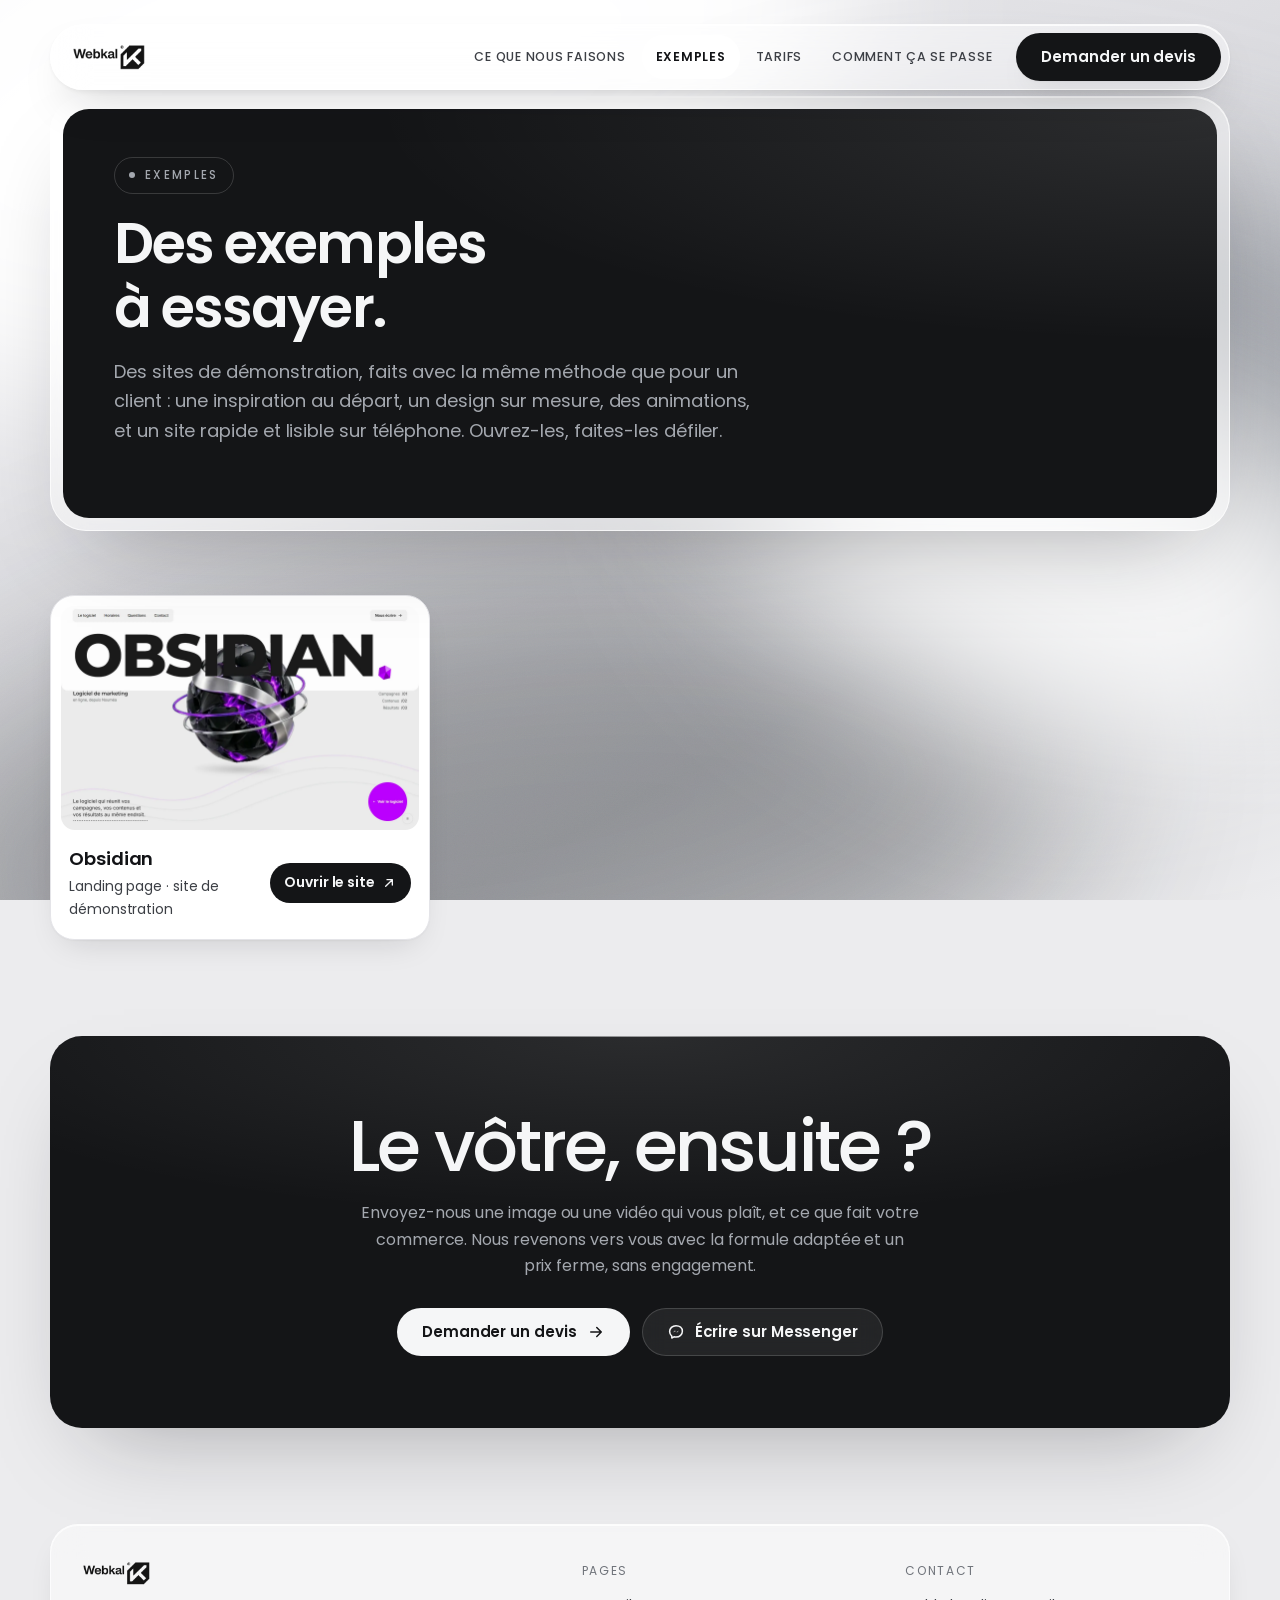
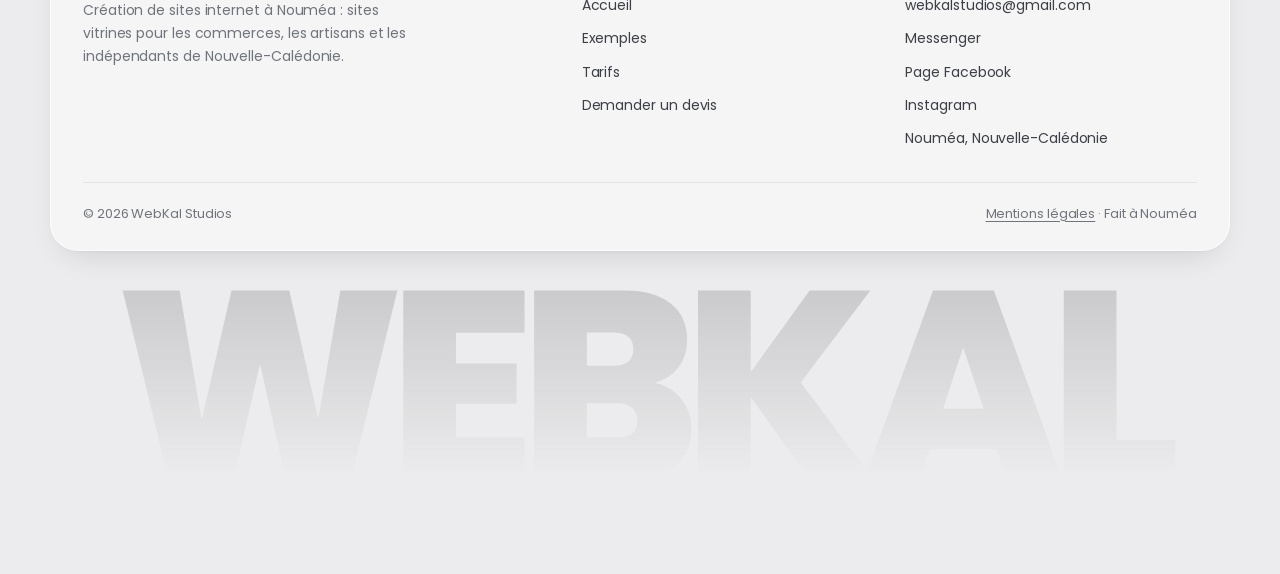
<file: exemples.html>
<!doctype html>
<html lang="fr">
<head>
<meta charset="utf-8">
<meta name="viewport" content="width=device-width, initial-scale=1">
<title>Exemples de sites internet — WebKal Studios, Nouméa</title>
<meta name="description" content="Des sites de démonstration réalisés par WebKal Studios à Nouméa : ouvrez-les, faites-les défiler, essayez-les sur votre téléphone.">
<link rel="icon" href="/favicon.ico" sizes="48x48">
<link rel="icon" type="image/png" href="/images/favicon.png" sizes="96x96">
<link rel="apple-touch-icon" href="/images/apple-touch-icon.png">
<meta name="theme-color" content="#ECECEE">
<link rel="canonical" href="https://webkal.net/exemples">

<meta property="og:type" content="website">
<meta property="og:locale" content="fr_FR">
<meta property="og:site_name" content="WebKal Studios">
<meta property="og:url" content="https://webkal.net/exemples">
<meta property="og:title" content="Exemples de sites — WebKal Studios">
<meta property="og:description" content="Des sites de démonstration à ouvrir et à faire défiler : ce qu’un site WebKal peut faire.">
<meta property="og:image" content="https://webkal.net/images/partage.png">
<meta property="og:image:width" content="1200">
<meta property="og:image:height" content="630">

<meta name="twitter:card" content="summary_large_image">
<meta name="twitter:title" content="Exemples de sites — WebKal Studios">
<meta name="twitter:description" content="Des sites de démonstration à ouvrir et à faire défiler : ce qu’un site WebKal peut faire.">
<meta name="twitter:image" content="https://webkal.net/images/partage.png">

<!-- Polices hébergées sur le site : chargées en priorité, sans passer par Google. -->
<link rel="preload" href="fonts/poppins-400.woff2" as="font" type="font/woff2" crossorigin>
<link rel="preload" href="fonts/poppins-600.woff2" as="font" type="font/woff2" crossorigin>
<link rel="stylesheet" href="styles.css?v=20261104-1">
</head>

<body>

<div class="decor" aria-hidden="true">
  <span class="v1"></span><span class="v2"></span><span class="v3"></span><span class="v4"></span>
</div>

<header class="top" id="top">
  <div class="shell">
    <div class="top-in">
      <a class="logo" href="/" aria-label="WebKal Studios, retour à l'accueil">
        <picture>
          <source media="(max-width:599px)" srcset="images/marque.png" width="83" height="90">
          <img src="images/logo.png" alt="WebKal Studios" width="217" height="78">
        </picture>
      </a>
      <nav class="menu">
        <a href="/services">Ce que nous faisons</a>
        <a href="/exemples" aria-current="page">Exemples</a>
        <a href="/tarifs">Tarifs</a>
        <a href="/comment-ca-se-passe">Comment ça se passe</a>
        <a class="btn btn-dark" href="/contact">Demander un devis</a>
        <button class="burger" type="button" aria-label="Ouvrir le menu"
                aria-expanded="false" aria-controls="menu-mobile">
          <svg class="ouvrir" viewBox="0 0 24 24" aria-hidden="true"><path d="M4 7h16M4 12h16M4 17h16"/></svg>
          <svg class="fermer" viewBox="0 0 24 24" aria-hidden="true"><path d="M6 6l12 12M18 6L6 18"/></svg>
        </button>
      </nav>
    </div>

    <nav class="menu-mobile" id="menu-mobile" hidden aria-label="Menu du site">
          <a href="/services">Ce que nous faisons</a>
          <a href="/exemples" aria-current="page">Exemples</a>
          <a href="/tarifs">Tarifs</a>
          <a href="/comment-ca-se-passe">Comment ça se passe</a>
          <a href="/contact">Demander un devis</a>
    </nav>
  </div>
</header>

<main>
  <div class="shell">
    <div class="vitre">
      <section class="hero" style="padding-top:48px">
        <span class="chip">Exemples</span>
        <h1>Des exemples à essayer.</h1>
        <p class="sous">
          Des sites de démonstration, faits avec la même méthode que pour un client&nbsp;: une
          inspiration au départ, un design sur mesure, des animations, et un site rapide et lisible
          sur téléphone. Ouvrez-les, faites-les défiler.
        </p>
      </section>
    </div>
  </div>

  <div class="shell">
    <section class="exemples" aria-label="Sites de démonstration" style="padding-top:64px">
      <a class="ex-cadre monte" href="https://obsidian.webkal.workers.dev/" target="_blank" rel="noopener">
        <img src="images/exemples/obsidian-accueil.webp" width="1440" height="900" loading="lazy"
             alt="Accueil du site Obsidian : le nom en très grand, traversé par une pierre noire et violette en 3D">
        <span class="ex-legende">
          <span>
            <strong>Obsidian</strong>
            <small>Landing page · site de démonstration</small>
          </span>
          <span class="ex-ouvrir">Ouvrir le site
            <svg viewBox="0 0 24 24" aria-hidden="true"><path d="M7 17L17 7M9 7h8v8"/></svg></span>
        </span>
      </a>
    </section>

    <section id="contact">
      <div class="contact monte">
        <h2>Le vôtre, ensuite&nbsp;?</h2>
        <p>
          Envoyez-nous une image ou une vidéo qui vous plaît, et ce que fait votre commerce. Nous
          revenons vers vous avec la formule adaptée et un prix ferme, sans engagement.
        </p>
        <div class="actions">
          <a class="btn btn-clair" href="/contact">
            Demander un devis
            <svg viewBox="0 0 24 24" aria-hidden="true"><path d="M5 12h14M13 6l6 6-6 6"/></svg>
          </a>
          <a class="btn btn-vide" href="https://m.me/61594895011732" target="_blank" rel="noopener">
            <svg class="bulle" viewBox="0 0 24 24" aria-hidden="true"><path d="M12 3.5c-4.9 0-8.5 3.5-8.5 7.9 0 2.4 1.1 4.5 2.9 6V20l2.9-1.6c.9.3 1.8.4 2.7.4 4.9 0 8.5-3.5 8.5-7.9S16.9 3.5 12 3.5z"/><path d="M8 12.6l2.6-2.7 2.1 2.1 3.3-2.1-2.6 2.7-2.1-2.1z"/></svg>
            Écrire sur Messenger
          </a>
        </div>
      </div>
    </section>
  </div>
</main>

<footer>
  <div class="shell">
    <div class="pied pied-riche">
      <div class="pied-marque">
        <a class="logo" href="/" aria-label="WebKal Studios, accueil">
          <img src="images/logo.png" alt="WebKal Studios" width="217" height="78" loading="lazy">
        </a>
        <p>Création de sites internet à Nouméa : sites vitrines pour les commerces, les artisans et les indépendants de Nouvelle-Calédonie.</p>
      </div>
      <nav class="pied-col" aria-label="Pages du site">
        <div class="pied-titre">Pages</div>
        <a href="/">Accueil</a>
        <a href="/exemples" aria-current="page">Exemples</a>
        <a href="/tarifs">Tarifs</a>
        <a href="/contact">Demander un devis</a>
      </nav>
      <div class="pied-col">
        <div class="pied-titre">Contact</div>
        <a href="mailto:webkalstudios@gmail.com">webkalstudios@gmail.com</a>
        <a href="https://m.me/61594895011732" target="_blank" rel="noopener">Messenger</a>
        <a href="https://www.facebook.com/profile.php?id=61594895011732" target="_blank" rel="noopener">Page Facebook</a>
        <a href="https://www.instagram.com/webkalstudiosnc/" target="_blank" rel="noopener">Instagram</a>
        <span>Nouméa, Nouvelle-Calédonie</span>
      </div>
      <div class="pied-bas">
        <span>&copy; <span id="annee">2026</span> WebKal Studios</span>
        <span><a href="/mentions-legales">Mentions légales</a> · Fait à Nouméa</span>
      </div>
    </div>
    <div class="pied-mot" aria-hidden="true">WEBKAL</div>
  </div>
</footer>

<script src="site.js?v=20261104-1"></script>

</body>
</html>
</file>
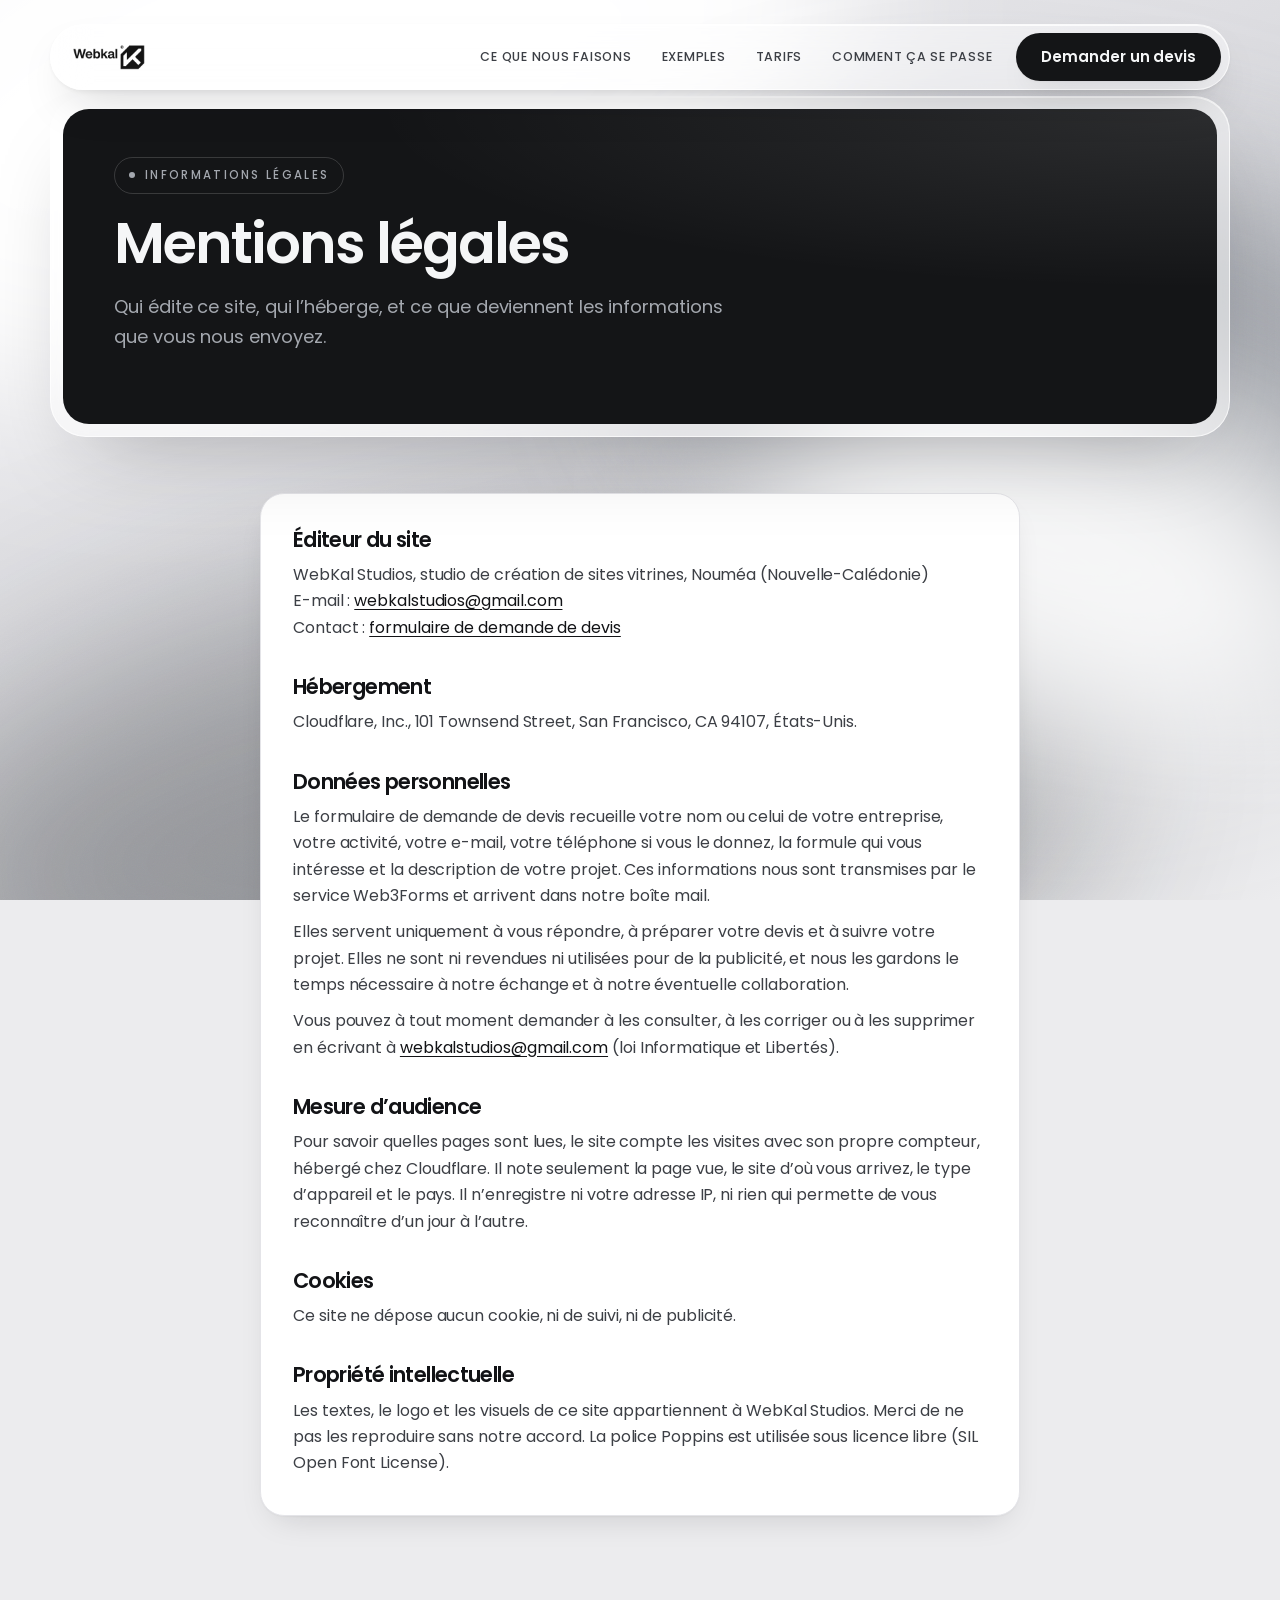
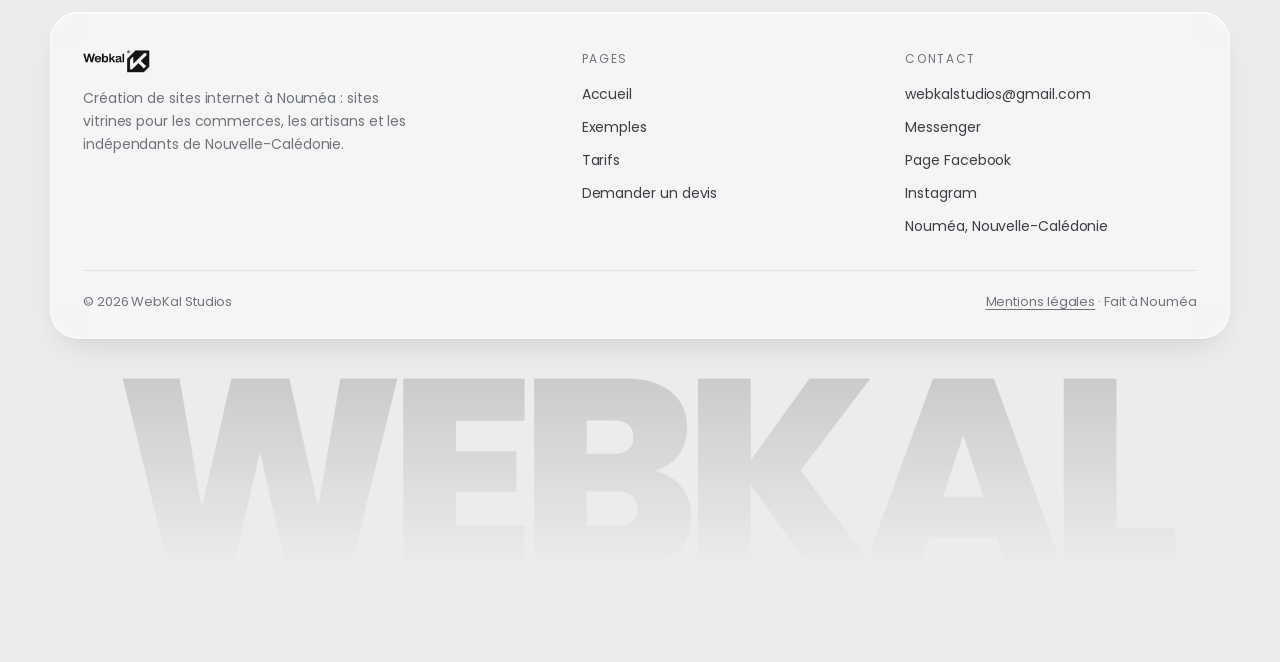
<file: mentions-legales.html>
<!doctype html>
<html lang="fr">
<head>
<meta charset="utf-8">
<meta name="viewport" content="width=device-width, initial-scale=1">
<title>Mentions légales — WebKal Studios</title>
<meta name="description" content="Mentions légales de webkal.net : éditeur du site, hébergement, données personnelles et mesure d'audience sans cookie.">
<link rel="icon" href="/favicon.ico" sizes="48x48">
<link rel="icon" type="image/png" href="/images/favicon.png" sizes="96x96">
<link rel="apple-touch-icon" href="/images/apple-touch-icon.png">
<meta name="theme-color" content="#ECECEE">
<link rel="canonical" href="https://webkal.net/mentions-legales">

<meta property="og:type" content="website">
<meta property="og:locale" content="fr_FR">
<meta property="og:site_name" content="WebKal Studios">
<meta property="og:url" content="https://webkal.net/mentions-legales">
<meta property="og:title" content="Mentions légales — WebKal Studios">
<meta property="og:description" content="Éditeur, hébergement, données personnelles : les informations légales de webkal.net.">
<meta property="og:image" content="https://webkal.net/images/partage.png">
<meta property="og:image:width" content="1200">
<meta property="og:image:height" content="630">

<meta name="twitter:card" content="summary_large_image">
<meta name="twitter:title" content="Mentions légales — WebKal Studios">
<meta name="twitter:description" content="Éditeur, hébergement, données personnelles : les informations légales de webkal.net.">
<meta name="twitter:image" content="https://webkal.net/images/partage.png">

<!-- Polices hébergées sur le site : chargées en priorité, sans passer par Google. -->
<link rel="preload" href="fonts/poppins-400.woff2" as="font" type="font/woff2" crossorigin>
<link rel="preload" href="fonts/poppins-600.woff2" as="font" type="font/woff2" crossorigin>
<link rel="stylesheet" href="styles.css?v=20261104-1">
</head>

<body>

<div class="decor" aria-hidden="true">
  <span class="v1"></span><span class="v2"></span><span class="v3"></span><span class="v4"></span>
</div>

<header class="top" id="top">
  <div class="shell">
    <div class="top-in">
      <a class="logo" href="/" aria-label="WebKal Studios, retour à l'accueil">
        <picture>
          <source media="(max-width:599px)" srcset="images/marque.png" width="83" height="90">
          <img src="images/logo.png" alt="WebKal Studios" width="217" height="78">
        </picture>
      </a>
      <nav class="menu">
        <a href="/services">Ce que nous faisons</a>
        <a href="/exemples">Exemples</a>
        <a href="/tarifs">Tarifs</a>
        <a href="/comment-ca-se-passe">Comment ça se passe</a>
        <a class="btn btn-dark" href="/contact">Demander un devis</a>
        <button class="burger" type="button" aria-label="Ouvrir le menu"
                aria-expanded="false" aria-controls="menu-mobile">
          <svg class="ouvrir" viewBox="0 0 24 24" aria-hidden="true"><path d="M4 7h16M4 12h16M4 17h16"/></svg>
          <svg class="fermer" viewBox="0 0 24 24" aria-hidden="true"><path d="M6 6l12 12M18 6L6 18"/></svg>
        </button>
      </nav>
    </div>

    <nav class="menu-mobile" id="menu-mobile" hidden aria-label="Menu du site">
          <a href="/services">Ce que nous faisons</a>
          <a href="/exemples">Exemples</a>
          <a href="/tarifs">Tarifs</a>
          <a href="/comment-ca-se-passe">Comment ça se passe</a>
          <a href="/contact">Demander un devis</a>
    </nav>
  </div>
</header>

<main>
  <div class="shell">
    <div class="vitre">
      <section class="hero" style="padding-top:48px">
        <span class="chip">Informations légales</span>
        <h1>Mentions légales</h1>
        <p class="sous">
          Qui édite ce site, qui l&rsquo;héberge, et ce que deviennent les informations que vous
          nous envoyez.
        </p>
      </section>
    </div>
  </div>

  <div class="shell">
    <section style="padding-top:56px">
      <article class="legal monte">
        <!-- Uniquement des informations réelles, rien d'inventé. À ajouter dans « Éditeur du site »
             dès que le propriétaire les donne : nom du responsable de la publication, adresse,
             téléphone, numéro RIDET (et RCS s'il y en a un). -->
        <h2>Éditeur du site</h2>
        <p>
          WebKal Studios, studio de création de sites vitrines, Nouméa (Nouvelle-Calédonie)<br>
          E-mail : <a href="mailto:webkalstudios@gmail.com">webkalstudios@gmail.com</a><br>
          Contact : <a href="/contact">formulaire de demande de devis</a>
        </p>

        <h2>Hébergement</h2>
        <p>
          Cloudflare, Inc., 101 Townsend Street, San Francisco, CA 94107, États-Unis.
        </p>

        <h2>Données personnelles</h2>
        <p>
          Le formulaire de demande de devis recueille votre nom ou celui de votre entreprise, votre
          activité, votre e-mail, votre téléphone si vous le donnez, la formule qui vous intéresse et
          la description de votre projet. Ces informations nous sont transmises par le service
          Web3Forms et arrivent dans notre boîte mail.
        </p>
        <p>
          Elles servent uniquement à vous répondre, à préparer votre devis et à suivre votre projet.
          Elles ne sont ni revendues ni utilisées pour de la publicité, et nous les gardons le temps
          nécessaire à notre échange et à notre éventuelle collaboration.
        </p>
        <p>
          Vous pouvez à tout moment demander à les consulter, à les corriger ou à les supprimer en
          écrivant à <a href="mailto:webkalstudios@gmail.com">webkalstudios@gmail.com</a>
          (loi Informatique et Libertés).
        </p>

        <h2>Mesure d&rsquo;audience</h2>
        <p>
          Pour savoir quelles pages sont lues, le site compte les visites avec son propre compteur,
          hébergé chez Cloudflare. Il note seulement la page vue, le site d&rsquo;où vous arrivez, le
          type d&rsquo;appareil et le pays. Il n&rsquo;enregistre ni votre adresse IP, ni rien qui
          permette de vous reconnaître d&rsquo;un jour à l&rsquo;autre.
        </p>

        <h2>Cookies</h2>
        <p>Ce site ne dépose aucun cookie, ni de suivi, ni de publicité.</p>

        <h2>Propriété intellectuelle</h2>
        <p>
          Les textes, le logo et les visuels de ce site appartiennent à WebKal Studios. Merci de ne
          pas les reproduire sans notre accord. La police Poppins est utilisée sous licence libre
          (SIL Open Font License).
        </p>
      </article>
    </section>
  </div>
</main>

<footer>
  <div class="shell">
    <div class="pied pied-riche">
      <div class="pied-marque">
        <a class="logo" href="/" aria-label="WebKal Studios, accueil">
          <img src="images/logo.png" alt="WebKal Studios" width="217" height="78" loading="lazy">
        </a>
        <p>Création de sites internet à Nouméa : sites vitrines pour les commerces, les artisans et les indépendants de Nouvelle-Calédonie.</p>
      </div>
      <nav class="pied-col" aria-label="Pages du site">
        <div class="pied-titre">Pages</div>
        <a href="/">Accueil</a>
        <a href="/exemples">Exemples</a>
        <a href="/tarifs">Tarifs</a>
        <a href="/contact">Demander un devis</a>
      </nav>
      <div class="pied-col">
        <div class="pied-titre">Contact</div>
        <a href="mailto:webkalstudios@gmail.com">webkalstudios@gmail.com</a>
        <a href="https://m.me/61594895011732" target="_blank" rel="noopener">Messenger</a>
        <a href="https://www.facebook.com/profile.php?id=61594895011732" target="_blank" rel="noopener">Page Facebook</a>
        <a href="https://www.instagram.com/webkalstudiosnc/" target="_blank" rel="noopener">Instagram</a>
        <span>Nouméa, Nouvelle-Calédonie</span>
      </div>
      <div class="pied-bas">
        <span>&copy; <span id="annee">2026</span> WebKal Studios</span>
        <span><a href="/mentions-legales">Mentions légales</a> · Fait à Nouméa</span>
      </div>
    </div>
    <div class="pied-mot" aria-hidden="true">WEBKAL</div>
  </div>
</footer>

<script src="site.js?v=20261104-1"></script>

</body>
</html>
</file>
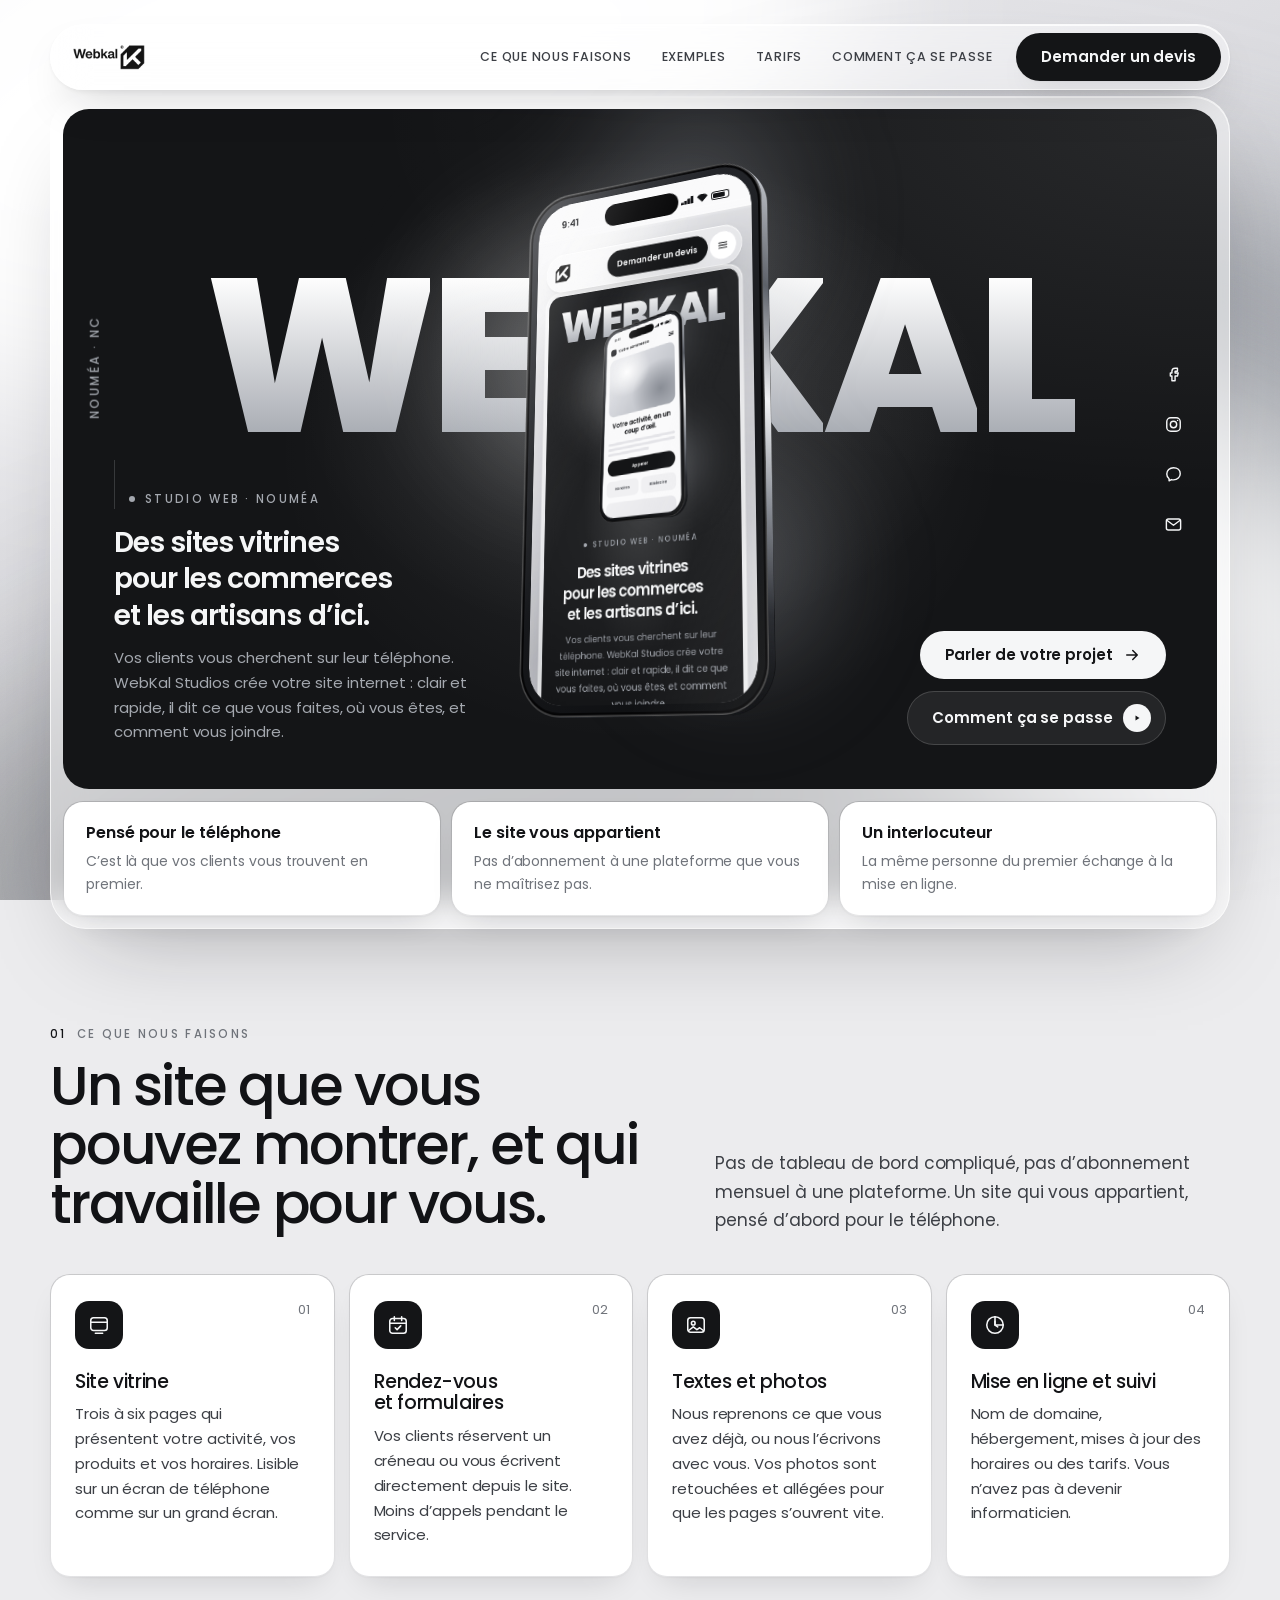
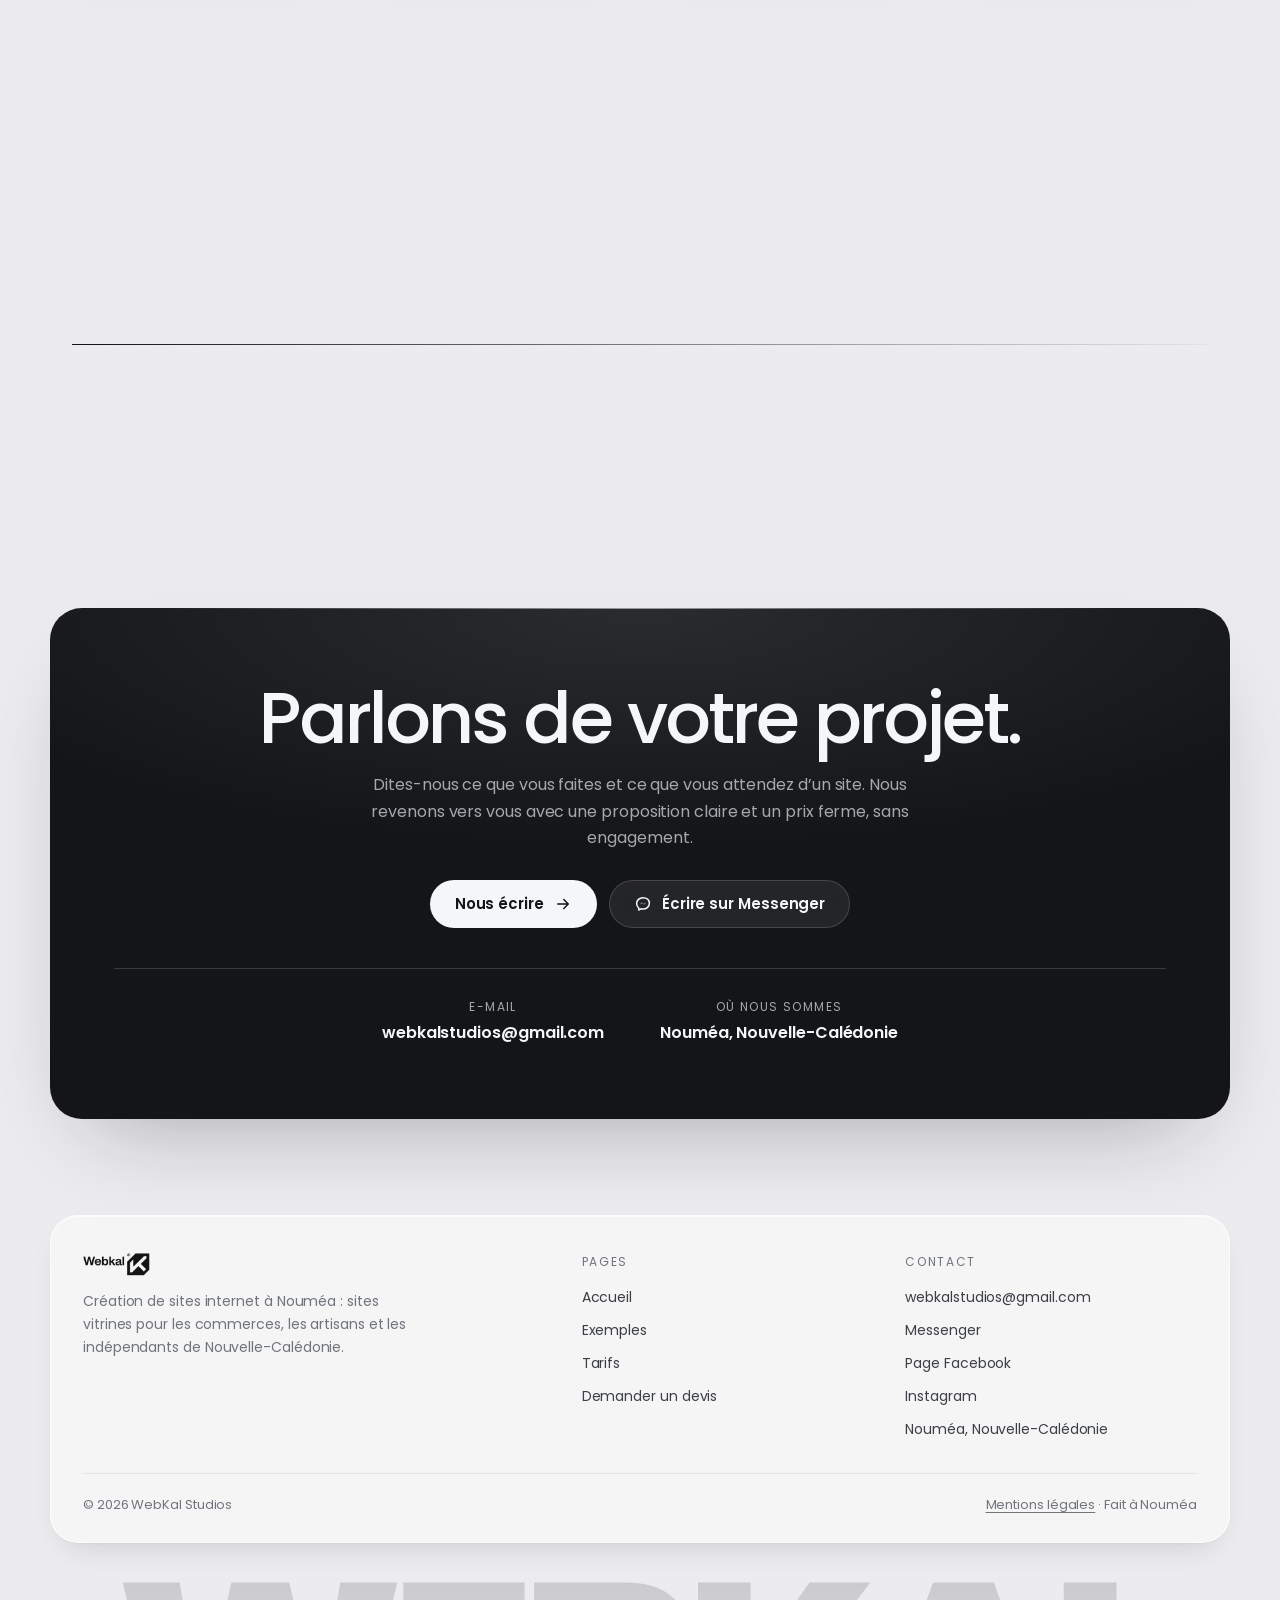
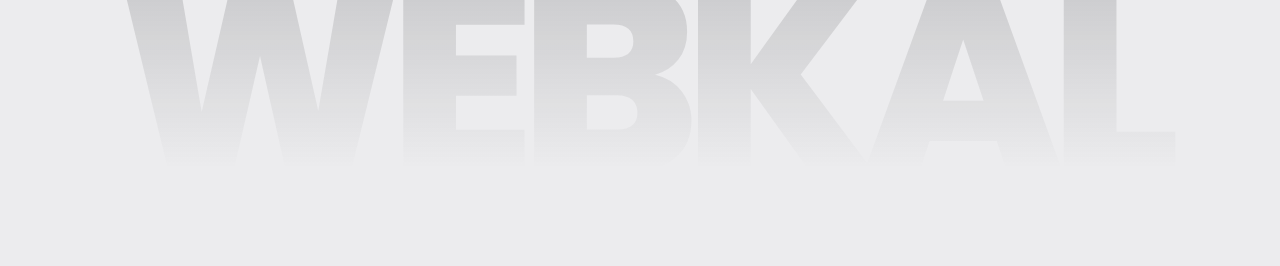
<file: services.html>
<!doctype html>
<html lang="fr">
<head>
<meta charset="utf-8">
<meta name="viewport" content="width=device-width, initial-scale=1">
<title>Ce que nous faisons — WebKal Studios</title>
<meta name="description" content="Sites vitrines, prise de rendez-vous, textes et photos, mise en ligne et suivi : ce que WebKal Studios fait pour les commerces et artisans de Nouvelle-Calédonie.">
<!-- Adresse courte à partager : elle ouvre l'accueil à la bonne partie, sans « # » dans l'adresse. -->
<meta name="robots" content="noindex">
<link rel="canonical" href="https://webkal.net/">
<link rel="icon" href="/favicon.ico" sizes="48x48">
<link rel="icon" type="image/png" href="/images/favicon.png" sizes="96x96">
<link rel="apple-touch-icon" href="/images/apple-touch-icon.png">

<meta property="og:type" content="website">
<meta property="og:locale" content="fr_FR">
<meta property="og:site_name" content="WebKal Studios">
<meta property="og:url" content="https://webkal.net/services">
<meta property="og:title" content="Ce que nous faisons — WebKal Studios">
<meta property="og:description" content="Sites vitrines, prise de rendez-vous, textes et photos, mise en ligne et suivi : ce que WebKal Studios fait pour les commerces et artisans de Nouvelle-Calédonie.">
<meta property="og:image" content="https://webkal.net/images/partage.png">
<meta property="og:image:width" content="1200">
<meta property="og:image:height" content="630">
<meta name="twitter:card" content="summary_large_image">

<style>html{background:#ECECEE}@media (prefers-color-scheme:dark){html{background:#0A0B0C}}</style>
<noscript><meta http-equiv="refresh" content="0; url=/#services"></noscript>
<script>
  // L'accueil lit cette demande et descend à la partie voulue.
  try {
    sessionStorage.setItem("provenance", document.referrer);
    sessionStorage.setItem("partie", "services");
    location.replace("/");
  } catch (e) {
    location.replace("/#services");
  }
</script>
</head>
<body></body>
</html>
</file>
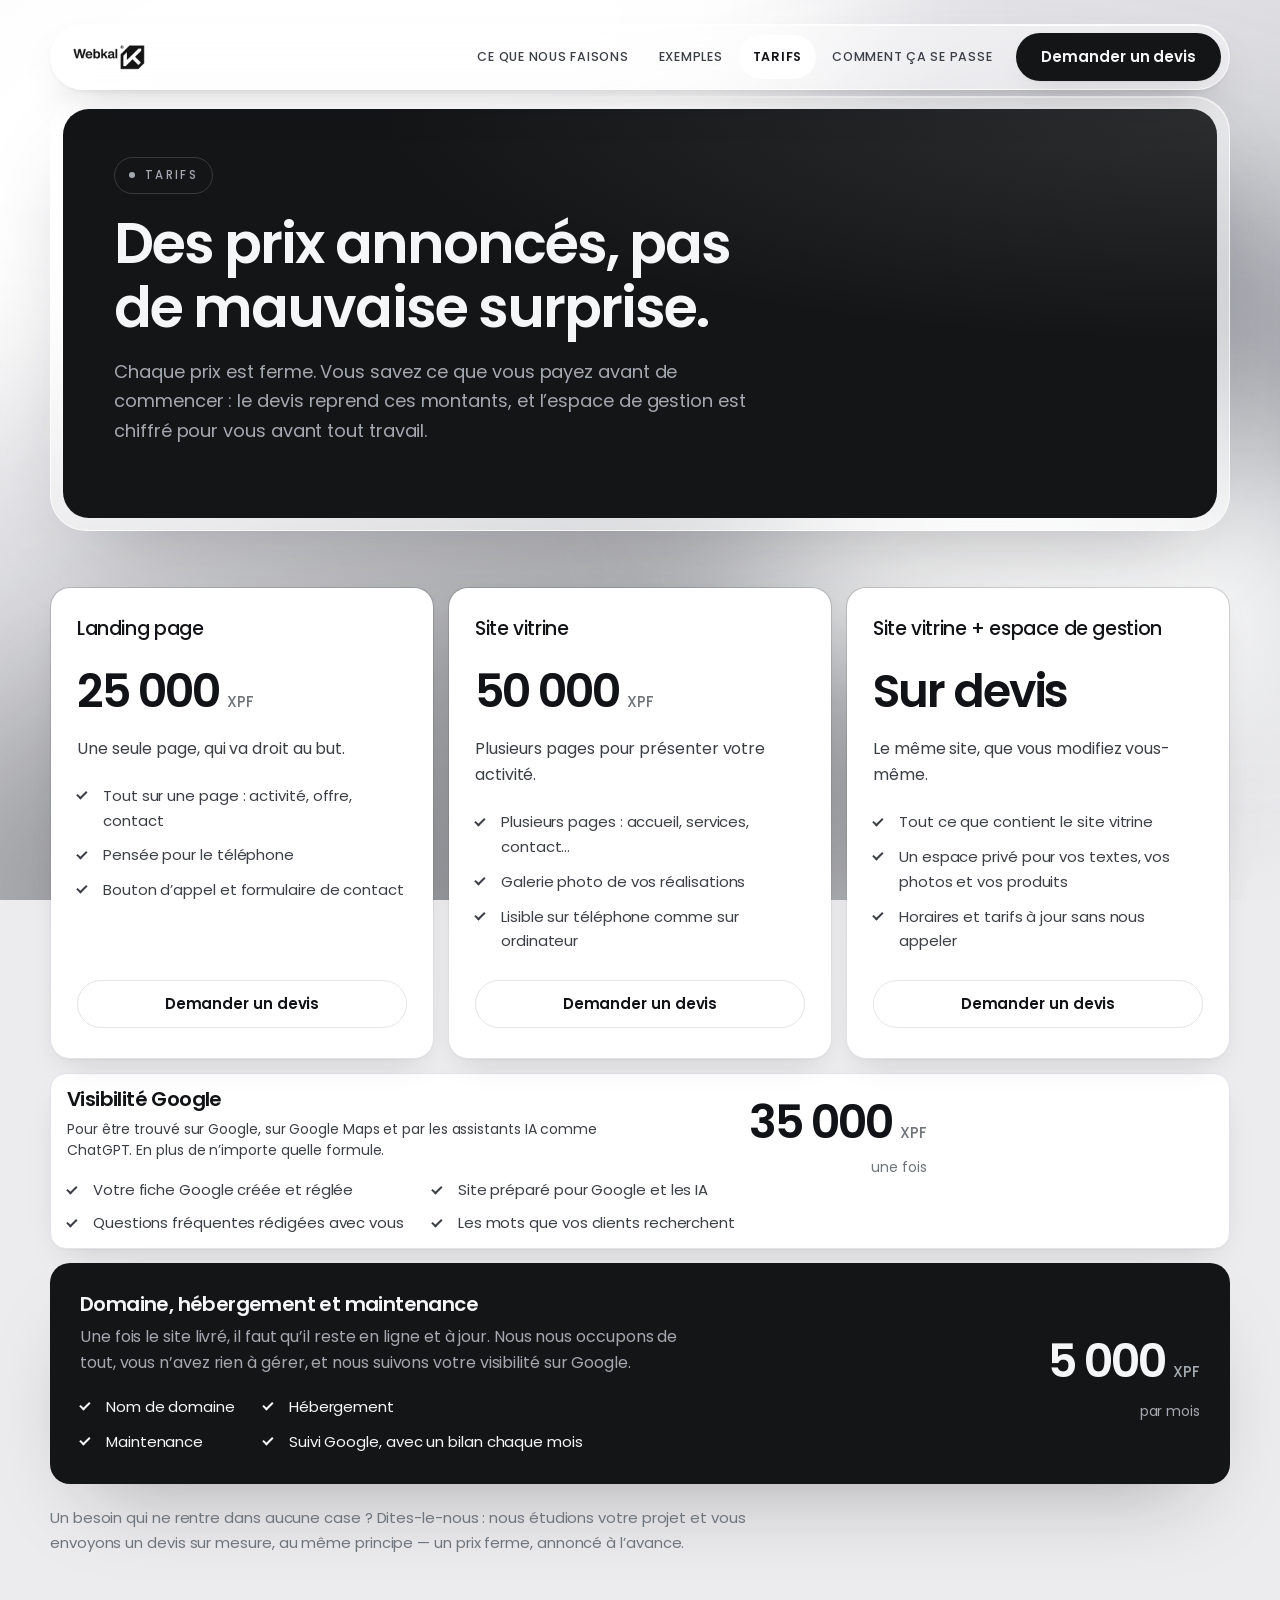
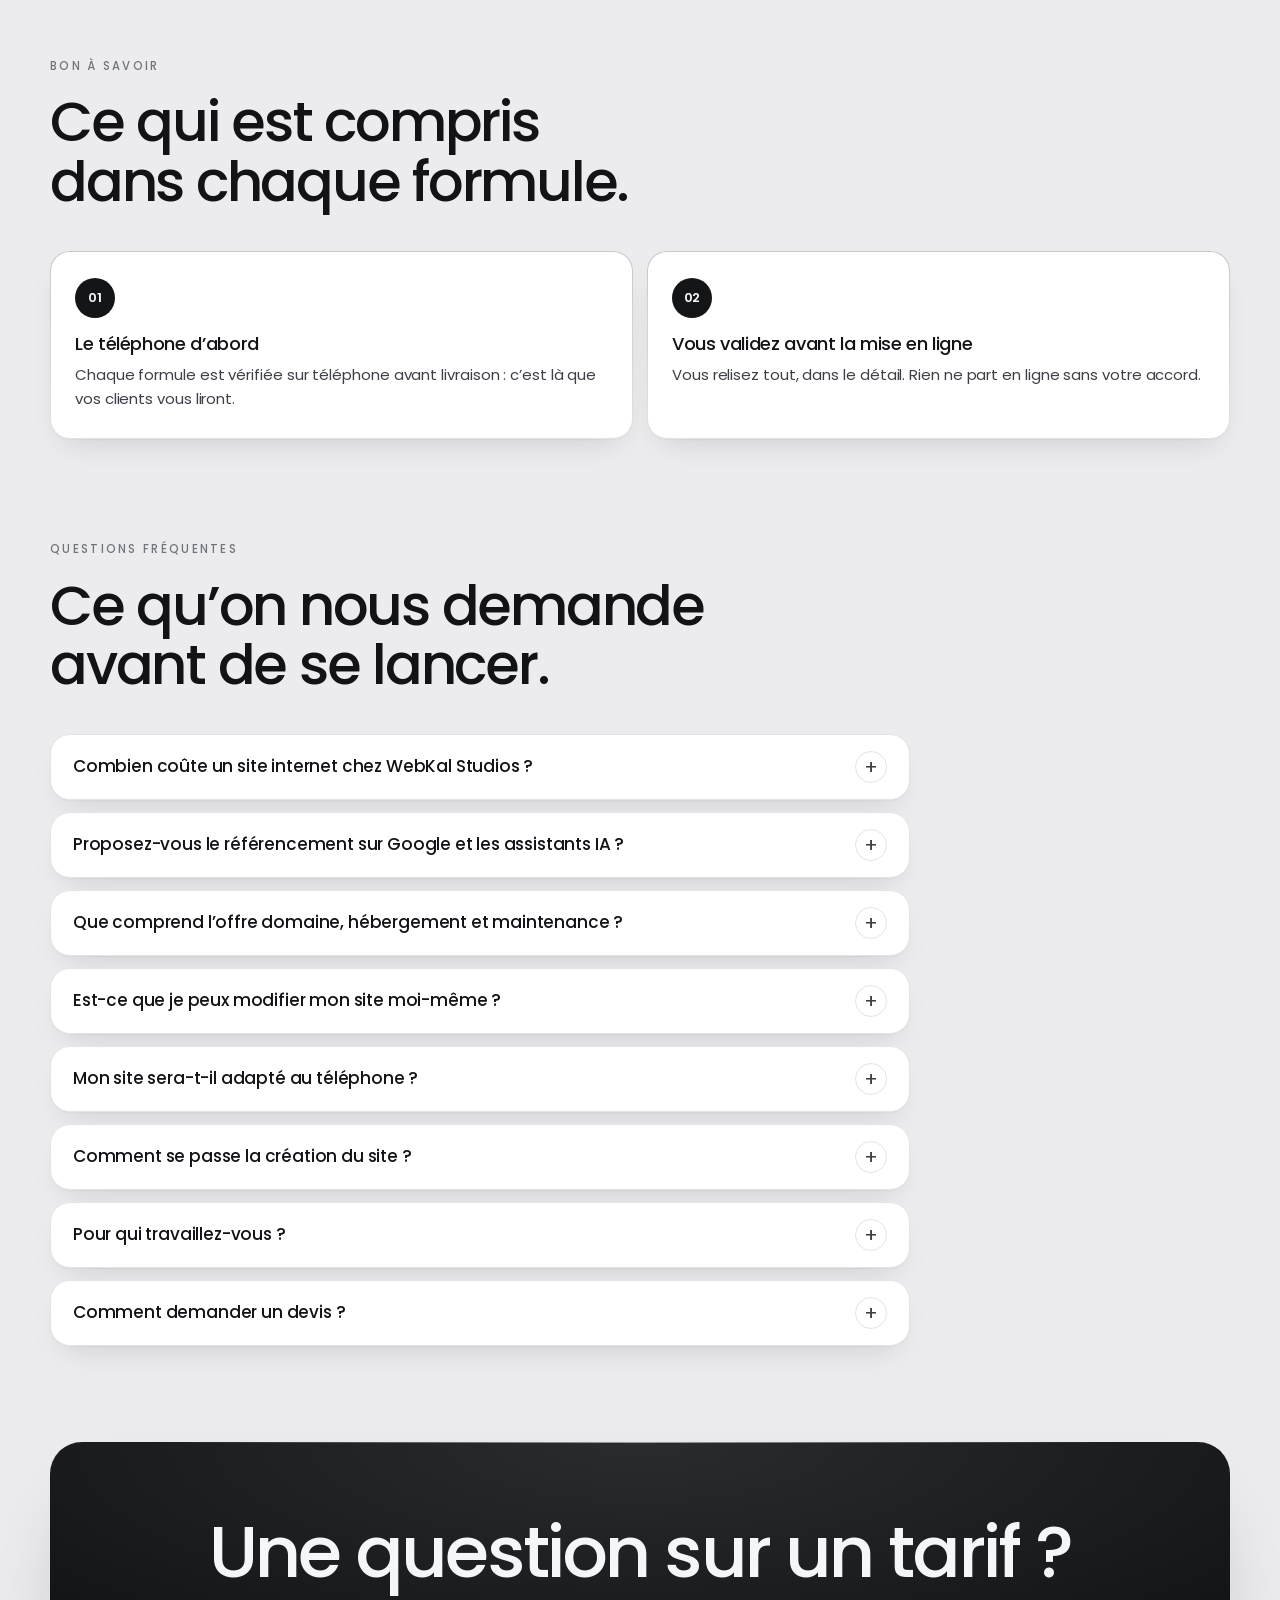
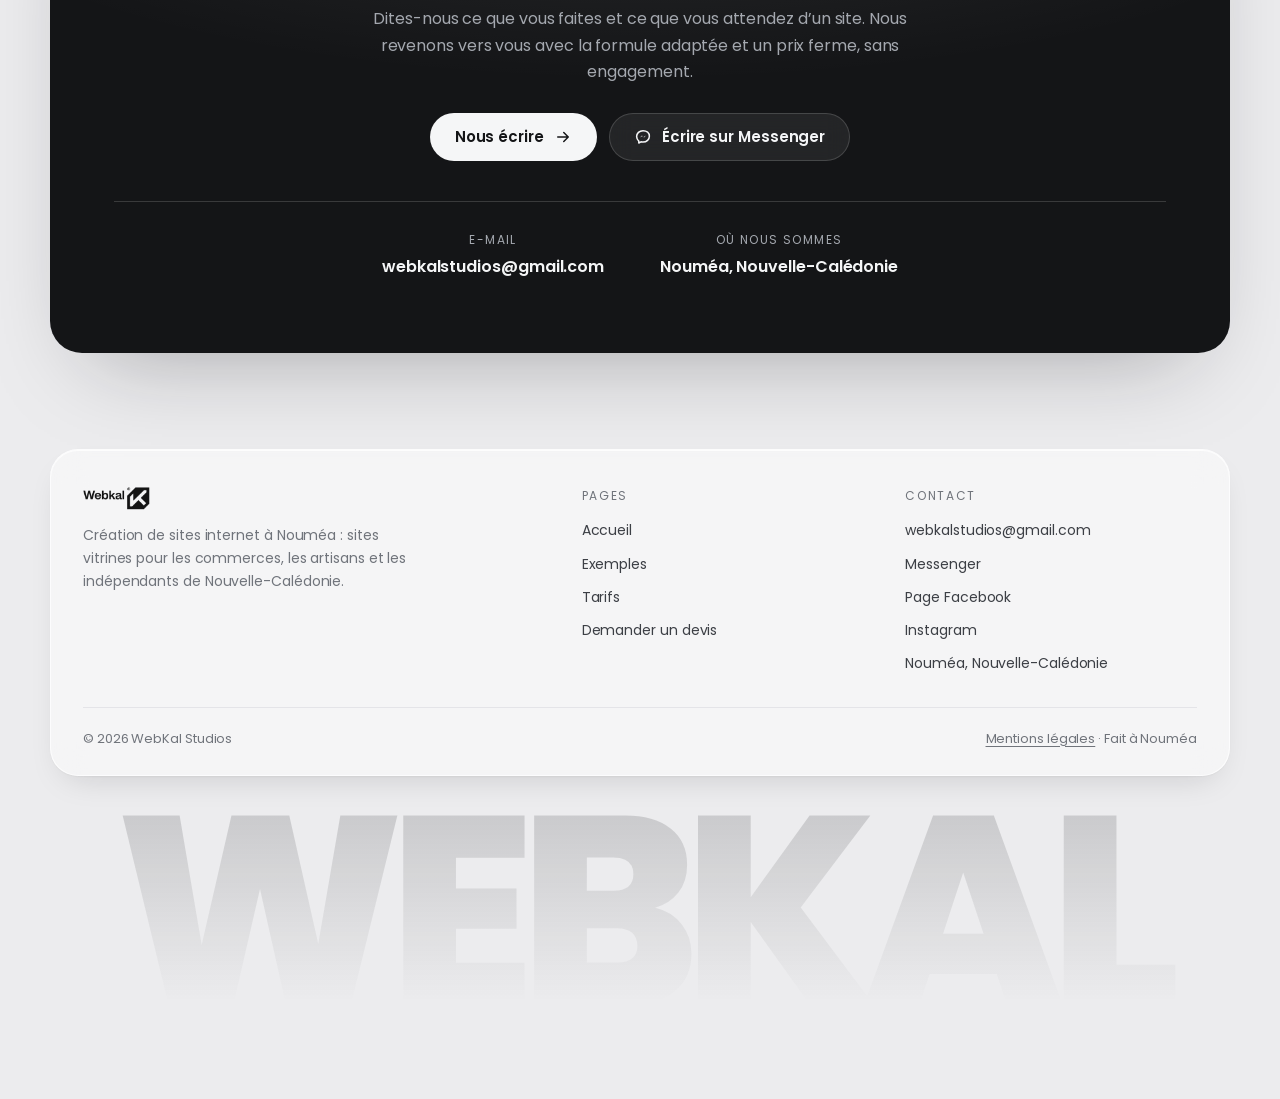
<file: tarifs.html>
<!doctype html>
<html lang="fr">
<head>
<meta charset="utf-8">
<meta name="viewport" content="width=device-width, initial-scale=1">
<title>Tarifs : prix d&rsquo;un site internet à Nouméa — WebKal Studios</title>
<meta name="description" content="Combien coûte un site internet à Nouméa ? Landing page 25 000 XPF, site vitrine 50 000 XPF, site avec espace de gestion sur devis, option Visibilité Google 35 000 XPF : des prix fermes.">
<link rel="icon" href="/favicon.ico" sizes="48x48">
<link rel="icon" type="image/png" href="/images/favicon.png" sizes="96x96">
<link rel="apple-touch-icon" href="/images/apple-touch-icon.png">
<meta name="theme-color" content="#ECECEE">
<link rel="canonical" href="https://webkal.net/tarifs">

<meta property="og:type" content="website">
<meta property="og:locale" content="fr_FR">
<meta property="og:site_name" content="WebKal Studios">
<meta property="og:url" content="https://webkal.net/tarifs">
<meta property="og:title" content="Tarifs — WebKal Studios">
<meta property="og:description" content="Landing page et site vitrine à prix ferme, espace de gestion sur devis : vous savez ce que vous payez avant de commencer.">
<meta property="og:image" content="https://webkal.net/images/partage.png">
<meta property="og:image:width" content="1200">
<meta property="og:image:height" content="630">

<meta name="twitter:card" content="summary_large_image">
<meta name="twitter:title" content="Tarifs — WebKal Studios">
<meta name="twitter:description" content="Landing page et site vitrine à prix ferme, espace de gestion sur devis : vous savez ce que vous payez avant de commencer.">
<meta name="twitter:image" content="https://webkal.net/images/partage.png">

<!-- Polices hébergées sur le site : chargées en priorité, sans passer par Google. -->
<link rel="preload" href="fonts/poppins-400.woff2" as="font" type="font/woff2" crossorigin>
<link rel="preload" href="fonts/poppins-600.woff2" as="font" type="font/woff2" crossorigin>
<script type="application/ld+json">
{
 "@context": "https://schema.org",
 "@type": "FAQPage",
 "mainEntity": [
  {
   "@type": "Question",
   "name": "Combien coûte un site internet chez WebKal Studios ?",
   "acceptedAnswer": {
    "@type": "Answer",
    "text": "Deux formules à prix ferme : une landing page (une seule page) à 25 000 XPF et un site vitrine de plusieurs pages à 50 000 XPF. Le devis reprend exactement ces montants. Le site vitrine avec espace de gestion se fait sur devis, selon ce que vous voulez modifier vous-même, lui aussi à prix ferme. Pour un besoin hors formule, nous faisons un devis sur mesure, toujours à prix ferme."
   }
  },
  {
   "@type": "Question",
   "name": "Proposez-vous le référencement sur Google et les assistants IA ?",
   "acceptedAnswer": {
    "@type": "Answer",
    "text": "Oui. Chaque site est préparé pour Google : titres et descriptions travaillés, pages rapides et lisibles sur téléphone, site déclaré à Google. En option, la formule Visibilité Google à 35 000 XPF (une fois) va plus loin : création et réglage de votre fiche Google, site préparé pour les assistants IA comme ChatGPT, questions fréquentes rédigées avec vous, et textes écrits avec les mots que vos clients recherchent. Personne ne peut garantir une place dans Google : nous vous donnons les meilleures chances d’être trouvé."
   }
  },
  {
   "@type": "Question",
   "name": "Que comprend l’offre domaine, hébergement et maintenance ?",
   "acceptedAnswer": {
    "@type": "Answer",
    "text": "Une fois le site livré, nous nous occupons du nom de domaine, de l’hébergement, de la maintenance et du suivi de votre visibilité sur Google, avec un bilan chaque mois, pour 5 000 XPF par mois. Vous n’avez rien à gérer."
   }
  },
  {
   "@type": "Question",
   "name": "Est-ce que je peux modifier mon site moi-même ?",
   "acceptedAnswer": {
    "@type": "Answer",
    "text": "Oui, avec la formule site vitrine avec espace de gestion : un espace privé vous permet de changer vos textes, vos photos et vos produits, et de garder horaires et tarifs à jour sans nous appeler."
   }
  },
  {
   "@type": "Question",
   "name": "Mon site sera-t-il adapté au téléphone ?",
   "acceptedAnswer": {
    "@type": "Answer",
    "text": "Oui. Chaque site est pensé d’abord pour le téléphone et vérifié dessus avant la livraison : c’est là que vos clients vous cherchent en premier."
   }
  },
  {
   "@type": "Question",
   "name": "Comment se passe la création du site ?",
   "acceptedAnswer": {
    "@type": "Answer",
    "text": "En cinq étapes : brief, maquette, intégration, relecture et mise en ligne. Vous validez avant chaque étape suivante, et rien ne part en ligne sans votre accord."
   }
  },
  {
   "@type": "Question",
   "name": "Pour qui travaillez-vous ?",
   "acceptedAnswer": {
    "@type": "Answer",
    "text": "WebKal Studios est un studio basé à Nouméa. Nous créons des sites pour les commerces, les artisans et les indépendants de Nouvelle-Calédonie."
   }
  },
  {
   "@type": "Question",
   "name": "Comment demander un devis ?",
   "acceptedAnswer": {
    "@type": "Answer",
    "text": "Remplissez le formulaire de demande de devis ou écrivez-nous sur Messenger. Nous revenons vers vous avec la formule adaptée et un prix ferme, sans engagement."
   }
  }
 ]
}
</script>
<link rel="stylesheet" href="styles.css?v=20261104-1">
</head>

<body>

<div class="decor" aria-hidden="true">
  <span class="v1"></span><span class="v2"></span><span class="v3"></span><span class="v4"></span>
</div>

<header class="top" id="top">
  <div class="shell">
    <div class="top-in">
      <a class="logo" href="/" aria-label="WebKal Studios, retour à l'accueil">
        <picture>
          <source media="(max-width:599px)" srcset="images/marque.png" width="83" height="90">
          <img src="images/logo.png" alt="WebKal Studios" width="217" height="78">
        </picture>
      </a>
      <nav class="menu">
        <a href="/services">Ce que nous faisons</a>
        <a href="/exemples">Exemples</a>
        <a href="/tarifs" aria-current="page">Tarifs</a>
        <a href="/comment-ca-se-passe">Comment ça se passe</a>
        <a class="btn btn-dark" href="/contact">Demander un devis</a>
        <button class="burger" type="button" aria-label="Ouvrir le menu"
                aria-expanded="false" aria-controls="menu-mobile">
          <svg class="ouvrir" viewBox="0 0 24 24" aria-hidden="true"><path d="M4 7h16M4 12h16M4 17h16"/></svg>
          <svg class="fermer" viewBox="0 0 24 24" aria-hidden="true"><path d="M6 6l12 12M18 6L6 18"/></svg>
        </button>
      </nav>
    </div>

    <nav class="menu-mobile" id="menu-mobile" hidden aria-label="Menu du site">
          <a href="/services">Ce que nous faisons</a>
          <a href="/exemples">Exemples</a>
          <a href="/tarifs" aria-current="page">Tarifs</a>
          <a href="/comment-ca-se-passe">Comment ça se passe</a>
          <a href="/contact">Demander un devis</a>
    </nav>
  </div>
</header>

<main>
  <div class="shell">
    <div class="vitre">
      <section class="hero" style="padding-top:48px">
        <span class="chip">Tarifs</span>
        <h1>Des prix annoncés, pas de mauvaise surprise.</h1>
        <p class="sous">
          Chaque prix est ferme. Vous savez ce que vous payez avant de commencer : le devis
          reprend ces montants, et l&rsquo;espace de gestion est chiffré pour vous avant tout travail.
        </p>
      </section>
    </div>
  </div>

  <div class="shell">
    <section id="formules" style="padding-top:56px">
      <div class="tarifs">
        <article class="tarif monte">
          <h3>Landing page</h3>
          <div class="prix">25 000<small>XPF</small></div>
          <p class="pour">Une seule page, qui va droit au but.</p>
          <ul>
            <li>Tout sur une page : activité, offre, contact</li>
            <li>Pensée pour le téléphone</li>
            <li>Bouton d&rsquo;appel et formulaire de contact</li>
          </ul>
          <a class="btn btn-ghost" href="/contact">Demander un devis</a>
        </article>

        <article class="tarif monte">
          <h3>Site vitrine</h3>
          <div class="prix">50 000<small>XPF</small></div>
          <p class="pour">Plusieurs pages pour présenter votre activité.</p>
          <ul>
            <li>Plusieurs pages : accueil, services, contact…</li>
            <li>Galerie photo de vos réalisations</li>
            <li>Lisible sur téléphone comme sur ordinateur</li>
          </ul>
          <a class="btn btn-ghost" href="/contact">Demander un devis</a>
        </article>

        <article class="tarif monte">
          <h3>Site vitrine + espace de gestion</h3>
          <div class="prix">Sur devis</div>
          <p class="pour">Le même site, que vous modifiez vous-même.</p>
          <ul>
            <li>Tout ce que contient le site vitrine</li>
            <li>Un espace privé pour vos textes, vos photos et vos produits</li>
            <li>Horaires et tarifs à jour sans nous appeler</li>
          </ul>
          <a class="btn btn-ghost" href="/contact">Demander un devis</a>
        </article>
      </div>

      <div class="suivi option monte" id="visibilite">
        <div>
          <h3>Visibilité Google</h3>
          <p>
            Pour être trouvé sur Google, sur Google Maps et par les assistants IA comme ChatGPT.
            En plus de n&rsquo;importe quelle formule.
          </p>
          <ul>
            <li>Votre fiche Google créée et réglée</li>
            <li>Site préparé pour Google et les IA</li>
            <li>Questions fréquentes rédigées avec vous</li>
            <li>Les mots que vos clients recherchent</li>
          </ul>
        </div>
        <div class="montant">
          <div class="prix">35 000<small>XPF</small></div>
          <div class="periode">une fois</div>
        </div>
      </div>

      <div class="suivi monte">
        <div>
          <h3>Domaine, hébergement et maintenance</h3>
          <p>
            Une fois le site livré, il faut qu&rsquo;il reste en ligne et à jour. Nous nous
            occupons de tout, vous n&rsquo;avez rien à gérer, et nous suivons votre visibilité sur Google.
          </p>
          <ul>
            <li>Nom de domaine</li>
            <li>Hébergement</li>
            <li>Maintenance</li>
            <li>Suivi Google, avec un bilan chaque mois</li>
          </ul>
        </div>
        <div class="montant">
          <div class="prix">5 000<small>XPF</small></div>
          <div class="periode">par mois</div>
        </div>
      </div>

      <p class="note-tarifs monte">
        Un besoin qui ne rentre dans aucune case ? Dites-le-nous : nous étudions votre projet et
        vous envoyons un devis sur mesure, au même principe — un prix ferme, annoncé à l&rsquo;avance.
      </p>
    </section>

    <section id="comprendre">
      <div class="titre monte">
        <div class="sur-titre">Bon à savoir</div>
        <h2>Ce qui est compris dans chaque formule.</h2>
      </div>

      <div class="etapes">
        <article class="etape monte">
          <span class="n">01</span>
          <h3>Le téléphone d&rsquo;abord</h3>
          <p>Chaque formule est vérifiée sur téléphone avant livraison : c&rsquo;est là que vos clients vous liront.</p>
        </article>
        <article class="etape monte">
          <span class="n">02</span>
          <h3>Vous validez avant la mise en ligne</h3>
          <p>Vous relisez tout, dans le détail. Rien ne part en ligne sans votre accord.</p>
        </article>
      </div>
    </section>

    <section id="questions">
      <div class="titre monte">
        <div class="sur-titre">Questions fréquentes</div>
        <h2>Ce qu&rsquo;on nous demande avant de se lancer.</h2>
      </div>

      <div class="faqs">
        <details class="faq monte">
          <summary><h3>Combien coûte un site internet chez WebKal Studios ?</h3></summary>
          <p>Deux formules à prix ferme : une landing page (une seule page) à 25 000 XPF et un site vitrine de plusieurs pages à 50 000 XPF. Le devis reprend exactement ces montants. Le site vitrine avec espace de gestion se fait sur devis, selon ce que vous voulez modifier vous-même, lui aussi à prix ferme. Pour un besoin hors formule, nous faisons un devis sur mesure, toujours à prix ferme.</p>
        </details>
        <details class="faq monte">
          <summary><h3>Proposez-vous le référencement sur Google et les assistants IA ?</h3></summary>
          <p>Oui. Chaque site est préparé pour Google : titres et descriptions travaillés, pages rapides et lisibles sur téléphone, site déclaré à Google. En option, la formule Visibilité Google à 35 000 XPF (une fois) va plus loin : création et réglage de votre fiche Google, site préparé pour les assistants IA comme ChatGPT, questions fréquentes rédigées avec vous, et textes écrits avec les mots que vos clients recherchent. Personne ne peut garantir une place dans Google : nous vous donnons les meilleures chances d&rsquo;être trouvé.</p>
        </details>
        <details class="faq monte">
          <summary><h3>Que comprend l&rsquo;offre domaine, hébergement et maintenance ?</h3></summary>
          <p>Une fois le site livré, nous nous occupons du nom de domaine, de l&rsquo;hébergement, de la maintenance et du suivi de votre visibilité sur Google, avec un bilan chaque mois, pour 5 000 XPF par mois. Vous n&rsquo;avez rien à gérer.</p>
        </details>
        <details class="faq monte">
          <summary><h3>Est-ce que je peux modifier mon site moi-même ?</h3></summary>
          <p>Oui, avec la formule site vitrine avec espace de gestion : un espace privé vous permet de changer vos textes, vos photos et vos produits, et de garder horaires et tarifs à jour sans nous appeler.</p>
        </details>
        <details class="faq monte">
          <summary><h3>Mon site sera-t-il adapté au téléphone ?</h3></summary>
          <p>Oui. Chaque site est pensé d&rsquo;abord pour le téléphone et vérifié dessus avant la livraison : c&rsquo;est là que vos clients vous cherchent en premier.</p>
        </details>
        <details class="faq monte">
          <summary><h3>Comment se passe la création du site ?</h3></summary>
          <p>En cinq étapes : brief, maquette, intégration, relecture et mise en ligne. Vous validez avant chaque étape suivante, et rien ne part en ligne sans votre accord.</p>
        </details>
        <details class="faq monte">
          <summary><h3>Pour qui travaillez-vous ?</h3></summary>
          <p>WebKal Studios est un studio basé à Nouméa. Nous créons des sites pour les commerces, les artisans et les indépendants de Nouvelle-Calédonie.</p>
        </details>
        <details class="faq monte">
          <summary><h3>Comment demander un devis ?</h3></summary>
          <p>Remplissez <a href="/contact">le formulaire de demande de devis</a> ou écrivez-nous <a href="https://m.me/61594895011732" target="_blank" rel="noopener">sur Messenger</a>. Nous revenons vers vous avec la formule adaptée et un prix ferme, sans engagement.</p>
        </details>
      </div>
    </section>

    <section id="contact">
      <div class="contact monte">
        <h2>Une question sur un tarif ?</h2>
        <p>
          Dites-nous ce que vous faites et ce que vous attendez d&rsquo;un site. Nous revenons
          vers vous avec la formule adaptée et un prix ferme, sans engagement.
        </p>
        <div class="actions">
          <a class="btn btn-clair" href="/contact">
            Nous écrire
            <svg viewBox="0 0 24 24" aria-hidden="true"><path d="M5 12h14M13 6l6 6-6 6"/></svg>
          </a>
          <a class="btn btn-vide" href="https://m.me/61594895011732" target="_blank" rel="noopener">
            <svg class="bulle" viewBox="0 0 24 24" aria-hidden="true"><path d="M12 3.5c-4.9 0-8.5 3.5-8.5 7.9 0 2.4 1.1 4.5 2.9 6V20l2.9-1.6c.9.3 1.8.4 2.7.4 4.9 0 8.5-3.5 8.5-7.9S16.9 3.5 12 3.5z"/><path d="M8 12.6l2.6-2.7 2.1 2.1 3.3-2.1-2.6 2.7-2.1-2.1z"/></svg>
            Écrire sur Messenger
          </a>
        </div>

        <div class="coord">
          <div>
            <div class="lbl">E-mail</div>
            <div class="val"><a href="mailto:webkalstudios@gmail.com">webkalstudios@gmail.com</a></div>
          </div>
          <div>
            <div class="lbl">Où nous sommes</div>
            <div class="val">Nouméa, Nouvelle-Calédonie</div>
          </div>
        </div>
      </div>
    </section>
  </div>
</main>

<footer>
  <div class="shell">
    <div class="pied pied-riche">
      <div class="pied-marque">
        <a class="logo" href="/" aria-label="WebKal Studios, accueil">
          <img src="images/logo.png" alt="WebKal Studios" width="217" height="78" loading="lazy">
        </a>
        <p>Création de sites internet à Nouméa : sites vitrines pour les commerces, les artisans et les indépendants de Nouvelle-Calédonie.</p>
      </div>
      <nav class="pied-col" aria-label="Pages du site">
        <div class="pied-titre">Pages</div>
        <a href="/">Accueil</a>
        <a href="/exemples">Exemples</a>
        <a href="/tarifs">Tarifs</a>
        <a href="/contact">Demander un devis</a>
      </nav>
      <div class="pied-col">
        <div class="pied-titre">Contact</div>
        <a href="mailto:webkalstudios@gmail.com">webkalstudios@gmail.com</a>
        <a href="https://m.me/61594895011732" target="_blank" rel="noopener">Messenger</a>
        <a href="https://www.facebook.com/profile.php?id=61594895011732" target="_blank" rel="noopener">Page Facebook</a>
        <a href="https://www.instagram.com/webkalstudiosnc/" target="_blank" rel="noopener">Instagram</a>
        <span>Nouméa, Nouvelle-Calédonie</span>
      </div>
      <div class="pied-bas">
        <span>&copy; <span id="annee">2026</span> WebKal Studios</span>
        <span><a href="/mentions-legales">Mentions légales</a> · Fait à Nouméa</span>
      </div>
    </div>
    <div class="pied-mot" aria-hidden="true">WEBKAL</div>
  </div>
</footer>

<script src="site.js?v=20261104-1"></script>

</body>
</html>
</file>
<file: styles.css>
/* ==========================================================================
   WebKal Studios — mise en page « grand nom + téléphone 3D » (octobre 2026)
   Mise en page tirée d'une inspiration (grand titre en capitales, objet 3D au
   centre qui le chevauche, pilules, petits éléments en verre), dans les couleurs
   du site : monochrome strict, verre dépoli, modes clair et sombre.
   ========================================================================== */

/* Police Poppins hébergée sur le site (licence libre OFL) : pas de détour par les serveurs
   de Google, donc deux connexions de moins avant d'afficher le texte. Latin seulement. */
@font-face{font-family:"Poppins"; font-style:normal; font-weight:400; font-display:swap; src:url("fonts/poppins-400.woff2") format("woff2"); unicode-range:U+0000-00FF, U+0131, U+0152-0153, U+02BB-02BC, U+02C6, U+02DA, U+02DC, U+0304, U+0308, U+0329, U+2000-206F, U+20AC, U+2122, U+2191, U+2193, U+2212, U+2215, U+FEFF, U+FFFD}
@font-face{font-family:"Poppins"; font-style:normal; font-weight:500; font-display:swap; src:url("fonts/poppins-500.woff2") format("woff2"); unicode-range:U+0000-00FF, U+0131, U+0152-0153, U+02BB-02BC, U+02C6, U+02DA, U+02DC, U+0304, U+0308, U+0329, U+2000-206F, U+20AC, U+2122, U+2191, U+2193, U+2212, U+2215, U+FEFF, U+FFFD}
@font-face{font-family:"Poppins"; font-style:normal; font-weight:600; font-display:swap; src:url("fonts/poppins-600.woff2") format("woff2"); unicode-range:U+0000-00FF, U+0131, U+0152-0153, U+02BB-02BC, U+02C6, U+02DA, U+02DC, U+0304, U+0308, U+0329, U+2000-206F, U+20AC, U+2122, U+2191, U+2193, U+2212, U+2215, U+FEFF, U+FFFD}
@font-face{font-family:"Poppins"; font-style:normal; font-weight:800; font-display:swap; src:url("fonts/poppins-800.woff2") format("woff2"); unicode-range:U+0000-00FF, U+0131, U+0152-0153, U+02BB-02BC, U+02C6, U+02DA, U+02DC, U+0304, U+0308, U+0329, U+2000-206F, U+20AC, U+2122, U+2191, U+2193, U+2212, U+2215, U+FEFF, U+FFFD}

:root{
  /* Couleurs du site (monochrome, inchangées) */
  --bg:#ECECEE;
  --surface:#FFFFFF;
  --surface-2:#F4F4F6;
  --line:#E4E4E8;
  --line-strong:rgba(18,19,22,.16);
  --ink:#121316;
  --ink-2:#3C3F45;
  --muted:#70747B;

  /* Blocs foncés (héros, contact, suivi) : inversés en mode sombre */
  --hero-bg:#141517;
  --hero-bg-2:#26282C;
  --hero-fg:#F5F6F7;
  --hero-muted:#A4A8AF;
  --hero-line:rgba(245,246,247,.16);
  --hero-verre:rgba(245,246,247,.07);

  /* Verre dépoli et voiles gris du fond */
  --vitre:rgba(255,255,255,.46);
  --vitre-bord:rgba(255,255,255,.7);
  --nuage-1:rgba(255,255,255,.98);
  --nuage-2:rgba(126,131,140,.62);
  --nuage-3:rgba(16,17,20,.3);
  --nuage-4:rgba(255,255,255,.9);
  --voile-fond:linear-gradient(152deg,#F4F4F6 0%,#DEDEE2 42%,#C9CACF 72%,#EDEDEF 100%);

  /* Grand nom et halo du téléphone, sur le bloc foncé */
  --mot-haut:#FFFFFF;
  --mot-bas:#9EA2AA;
  --halo-1:rgba(255,255,255,.34);
  --halo-2:rgba(164,168,175,.4);

  --ombre:0 2px 4px rgba(18,19,22,.05), 0 22px 48px -20px rgba(18,19,22,.26);
  --ombre-carte:0 1px 2px rgba(18,19,22,.04), 0 14px 34px -16px rgba(18,19,22,.18);
  --ombre-vitre:0 40px 90px -42px rgba(18,19,22,.34);
  --reflet:inset 0 1px 0 rgba(255,255,255,.78);
  --logo-filter:invert(1);

  --font:"Poppins", system-ui, -apple-system, "Segoe UI", sans-serif;
  --r-bloc:24px;
  --r-carte:20px;
  --r-pill:999px;
}

@media (prefers-color-scheme:dark){:root{
  --bg:#0A0B0C;
  --surface:#17181B;
  --surface-2:#1E1F23;
  --line:#2B2D32;
  --line-strong:rgba(241,242,244,.18);
  --ink:#F1F2F4;
  --ink-2:#C7CAD0;
  --muted:#92969E;

  --hero-bg:#F1F2F4;
  --hero-bg-2:#D9DBDF;
  --hero-fg:#121316;
  --hero-muted:#5C6068;
  --hero-line:rgba(18,19,22,.14);
  --hero-verre:rgba(18,19,22,.05);

  --vitre:rgba(36,38,42,.46);
  --vitre-bord:rgba(255,255,255,.1);
  --nuage-1:rgba(112,117,126,.42);
  --nuage-2:rgba(52,55,62,.72);
  --nuage-3:rgba(0,0,0,.75);
  --nuage-4:rgba(86,91,100,.3);
  --voile-fond:linear-gradient(152deg,#15161A 0%,#0A0B0C 46%,#1B1D21 74%,#08090A 100%);

  --mot-haut:#121316;
  --mot-bas:#7A7E86;
  --halo-1:rgba(18,19,22,.22);
  --halo-2:rgba(92,96,104,.3);

  --ombre:0 2px 4px rgba(0,0,0,.4), 0 24px 50px -22px rgba(0,0,0,.75);
  --ombre-carte:0 1px 2px rgba(0,0,0,.4), 0 16px 36px -18px rgba(0,0,0,.7);
  --ombre-vitre:0 40px 90px -42px rgba(0,0,0,.8);
  --reflet:inset 0 1px 0 rgba(255,255,255,.06);
  --logo-filter:none;
  color-scheme:dark;
}}

*,*::before,*::after{box-sizing:border-box}
html{scroll-behavior:smooth; -webkit-text-size-adjust:100%}
body{
  margin:0; min-height:100vh; background:var(--bg); color:var(--ink);
  font:400 16px/1.65 var(--font); -webkit-font-smoothing:antialiased; overflow-x:hidden;
}
img,svg{display:block; max-width:100%}
h1,h2,h3{margin:0; font-weight:600; line-height:1.15; letter-spacing:-.015em; text-wrap:balance}
p{margin:0}
a{color:inherit}
:focus-visible{outline:2px solid var(--ink); outline-offset:3px; border-radius:8px}

.shell{width:min(1180px, 100% - 32px); margin-inline:auto}
section{padding:96px 0 0; scroll-margin-top:110px}

/* --- Fond : voiles gris flous et grain (fixes derrière tout le site) --- */
.decor{position:fixed; inset:0; z-index:-1; overflow:hidden; pointer-events:none; background:var(--voile-fond)}
.decor span{position:absolute; display:block; border-radius:50%; filter:blur(80px)}
.decor .v1{width:86vw; height:46vw; top:-16vw; left:-18vw; background:var(--nuage-1); transform:rotate(-14deg)}
.decor .v2{width:70vw; height:34vw; top:14vw; right:-22vw; background:var(--nuage-2); transform:rotate(12deg)}
.decor .v3{width:96vw; height:40vw; bottom:-14vw; left:-10vw; background:var(--nuage-3); filter:blur(100px); transform:rotate(-7deg)}
.decor .v4{width:52vw; height:30vw; bottom:18vh; right:-8vw; background:var(--nuage-4); transform:rotate(18deg)}
.decor::after{content:""; position:absolute; inset:0; opacity:.06; mix-blend-mode:overlay;
  background-image:url("data:image/svg+xml,%3Csvg xmlns='http://www.w3.org/2000/svg' width='160' height='160'%3E%3Cfilter id='g'%3E%3CfeTurbulence type='fractalNoise' baseFrequency='.9' numOctaves='2' stitchTiles='stitch'/%3E%3C/filter%3E%3Crect width='100%25' height='100%25' filter='url(%23g)'/%3E%3C/svg%3E")}

/* --- En-tête --- */
.top{position:sticky; top:12px; z-index:20; padding-top:12px}
.top-in{
  display:flex; align-items:center; gap:18px; min-height:64px; padding:8px 8px 8px 22px;
  border-radius:var(--r-pill); background:var(--vitre); border:1px solid var(--vitre-bord);
  backdrop-filter:blur(18px) saturate(140%); -webkit-backdrop-filter:blur(18px) saturate(140%);
  box-shadow:var(--reflet), var(--ombre);
}
.logo{display:flex; align-items:center; text-decoration:none; flex:none}
.logo img{height:26px; width:auto; filter:var(--logo-filter)}
.menu{display:flex; align-items:center; gap:2px; margin-left:auto}
.menu a:not(.btn){
  padding:10px 14px; border-radius:var(--r-pill); text-decoration:none;
  font-size:12.5px; font-weight:500; letter-spacing:.06em; text-transform:uppercase; color:var(--ink-2);
  min-height:44px; display:inline-flex; align-items:center;
}
.menu a:not(.btn):hover{color:var(--ink); background:var(--vitre)}
.menu a:not(.btn)[aria-current="page"]{color:var(--ink); background:var(--surface); font-weight:600}
.menu .btn{margin-left:8px}
.burger{
  display:none; width:46px; height:46px; border-radius:50%; border:1px solid var(--line);
  background:var(--surface); color:var(--ink); align-items:center; justify-content:center; cursor:pointer;
}
.burger svg{width:20px; height:20px; fill:none; stroke:currentColor; stroke-width:1.9; stroke-linecap:round}
.burger .fermer{display:none}
.burger[aria-expanded="true"] .ouvrir{display:none}
.burger[aria-expanded="true"] .fermer{display:block}
.menu-mobile{
  display:flex; flex-direction:column; gap:4px; margin-top:8px; padding:10px;
  border-radius:var(--r-bloc); background:var(--vitre); border:1px solid var(--vitre-bord);
  backdrop-filter:blur(22px); -webkit-backdrop-filter:blur(22px); box-shadow:var(--reflet), var(--ombre);
}
.menu-mobile[hidden]{display:none}
.menu-mobile a{padding:14px 16px; border-radius:14px; text-decoration:none; font-weight:500; min-height:50px; display:flex; align-items:center}
.menu-mobile a:hover,.menu-mobile a[aria-current="page"]{background:var(--surface)}
@media (max-width:780px){
  .menu a:not(.btn){display:none}
  .burger{display:inline-flex}
  .top-in{padding-left:16px; gap:10px}
}
@media (min-width:781px){ .menu-mobile{display:none !important} }

/* --- Boutons en pilule --- */
.btn{
  display:inline-flex; align-items:center; justify-content:center; gap:10px;
  min-height:48px; padding:12px 24px; border-radius:var(--r-pill);
  font:600 15px/1.2 var(--font); text-decoration:none; cursor:pointer; border:1px solid transparent;
  transition:transform .2s ease, background .2s ease, box-shadow .2s ease, opacity .2s ease;
}
.btn:hover{transform:translateY(-1px)}
.btn svg{width:18px; height:18px; fill:none; stroke:currentColor; stroke-width:2; stroke-linecap:round; stroke-linejoin:round; transition:transform .25s ease}
.btn:hover svg{transform:translateX(3px)}
.btn:hover svg.bulle{transform:none}
.btn svg.bulle path + path{fill:currentColor; stroke:none}
/* Sur fond clair : pilule foncée. Sur bloc foncé : pilule claire ou contour. */
.btn-dark{background:var(--hero-bg); color:var(--hero-fg); box-shadow:var(--ombre-carte)}
.btn-dark:hover{opacity:.9}
.btn-ghost{background:var(--surface); color:var(--ink); border-color:var(--line)}
.btn-ghost:hover{background:var(--surface-2)}
.btn-clair{background:var(--hero-fg); color:var(--hero-bg)}
.btn-clair:hover{opacity:.9}
.btn-vide{background:var(--hero-verre); color:var(--hero-fg); border-color:var(--hero-line);
  backdrop-filter:blur(12px); -webkit-backdrop-filter:blur(12px)}
.btn-vide:hover{background:var(--hero-line)}
.lecture{width:28px; height:28px; border-radius:50%; background:var(--hero-fg); display:inline-grid; place-items:center; margin-right:-10px}
.lecture svg{width:12px; height:12px; fill:var(--hero-bg); stroke:none}
.btn-lecture:hover .lecture svg{transform:none}
.actions{display:flex; flex-wrap:wrap; gap:12px; margin-top:28px}

/* --- Petits éléments communs --- */
.chip,.sur-titre{
  display:inline-flex; align-items:center; gap:10px; font-size:12.5px; font-weight:500;
  letter-spacing:.12em; text-transform:uppercase; color:var(--muted);
}
.chip{padding:8px 14px; border-radius:var(--r-pill); border:1px solid var(--hero-line); color:var(--hero-muted)}
.sur-titre i,.chip::before{content:""; width:6px; height:6px; border-radius:50%; background:currentColor}
.sur-titre i{display:inline-block}
.sur-titre .num{color:var(--ink); font-variant-numeric:tabular-nums}

/* --- Panneau de verre du haut de page, avec le bloc foncé dedans --- */
.vitre{
  position:relative; margin-top:18px; padding:12px; border-radius:36px;
  background:var(--vitre); border:1px solid var(--vitre-bord);
  backdrop-filter:blur(16px); -webkit-backdrop-filter:blur(16px);
  box-shadow:var(--reflet), var(--ombre-vitre);
}
.hero{
  position:relative; overflow:hidden; border-radius:26px; background:var(--hero-bg); color:var(--hero-fg);
  padding:clamp(40px, 6vw, 72px) clamp(20px, 4vw, 56px);
  background-image:radial-gradient(118% 92% at 100% 0%, color-mix(in srgb, var(--hero-fg) 11%, transparent), transparent 62%);
}
.hero h1{font-size:clamp(34px, 5vw, 56px); font-weight:600; max-width:18ch; margin-top:18px}
.hero .sous{font-size:clamp(16px, 1.6vw, 18px); color:var(--hero-muted); max-width:58ch; margin-top:16px}
.hero .sur-titre{color:var(--hero-muted)}

/* --- Accueil : grand nom + téléphone 3D --- */
.hero.accueil{padding:0;
  background-image:
    radial-gradient(42% 52% at 50% 42%, color-mix(in srgb, var(--hero-fg) 13%, transparent), transparent 70%),
    radial-gradient(118% 92% at 100% 0%, color-mix(in srgb, var(--hero-fg) 9%, transparent), transparent 62%)}
.scene-zone{position:relative; min-height:680px; padding:40px clamp(24px, 4vw, 56px) 44px}
.mot{
  position:absolute; left:0; right:0; top:150px; text-align:center; pointer-events:none;
  font-size:clamp(84px, 17vw, 236px); font-weight:800; line-height:.9; letter-spacing:-.02em;
  background:linear-gradient(180deg, var(--mot-haut) 0%, var(--mot-bas) 100%);
  -webkit-background-clip:text; background-clip:text; color:transparent; opacity:.95;
}
.vertical{
  position:absolute; left:22px; top:38%; transform:translateY(-50%) rotate(180deg); writing-mode:vertical-rl;
  font-size:12px; font-weight:500; letter-spacing:.2em; text-transform:uppercase; color:var(--hero-muted);
}
.reseaux{position:absolute; right:22px; top:50%; transform:translateY(-50%); list-style:none; margin:0; padding:0; display:grid; gap:6px}
.reseaux a{width:44px; height:44px; display:grid; place-items:center; border-radius:50%; color:var(--hero-fg); text-decoration:none}
.reseaux a:hover{background:var(--hero-line)}
.reseaux svg{width:19px; height:19px; fill:none; stroke:currentColor; stroke-width:1.8; stroke-linecap:round; stroke-linejoin:round}

.intro{position:absolute; left:clamp(24px, 4vw, 56px); bottom:44px; width:min(400px, 34%)}
.intro .sur-titre{padding-left:14px; border-left:1px solid var(--hero-line); padding-top:30px}
.intro h1{font-size:clamp(22px, 2.2vw, 28px); line-height:1.3; margin-top:14px; color:var(--hero-fg)}
.intro .sous{font-size:15px; margin-top:12px}
.accueil .actions{position:absolute; right:clamp(24px, 4vw, 56px); bottom:44px; flex-direction:column; align-items:flex-end; margin:0}

/* Téléphone 3D (argent et graphite) */
.scene{position:absolute; left:50%; top:52px; width:270px; height:550px; margin-left:-135px; perspective:1400px; z-index:1}
.halo{position:absolute; inset:-28% -80%; pointer-events:none;
  background:
    radial-gradient(34% 30% at 40% 40%, var(--halo-1), transparent 70%),
    radial-gradient(26% 24% at 64% 66%, var(--halo-2), transparent 70%),
    radial-gradient(28% 30% at 58% 24%, var(--halo-2), transparent 70%);
  filter:blur(46px); animation:halo 9s ease-in-out infinite}
@keyframes halo{50%{transform:scale(1.08) rotate(6deg)}}
.tel{position:absolute; inset:0; transform-style:preserve-3d;
  transform:rotateY(-28deg) rotateX(12deg) rotateZ(-6deg); animation:flotte 7s ease-in-out infinite}
@keyframes flotte{50%{transform:rotateY(-20deg) rotateX(8deg) rotateZ(-4deg) translateY(-14px)}}
.tranche{position:absolute; inset:0; border-radius:48px;
  background:linear-gradient(160deg,#FFFFFF 0%,#C9CCD2 16%,#5C6068 36%,#F1F2F4 54%,#8A8E96 70%,#2B2D32 86%,#0F1012 100%)}
.tranche:nth-child(1){transform:translateZ(-1.6px)}
.tranche:nth-child(2){transform:translateZ(-3.2px)}
.tranche:nth-child(3){transform:translateZ(-4.8px)}
.tranche:nth-child(4){transform:translateZ(-6.4px)}
.tranche:nth-child(5){transform:translateZ(-8px)}
.tranche:nth-child(6){transform:translateZ(-9.6px)}
.tranche:nth-child(7){transform:translateZ(-11.2px)}
.tranche:nth-child(8){transform:translateZ(-12.8px)}
.tranche:nth-child(9){transform:translateZ(-14.4px)}
.tranche:nth-child(10){transform:translateZ(-16px); filter:brightness(.55)}
.face{position:absolute; inset:0; border-radius:48px; padding:11px;
  background:linear-gradient(145deg,#2A2C31,#0B0C0E);
  box-shadow:inset 0 0 0 1.5px rgba(255,255,255,.28), inset 0 0 0 4px #050506}
.ecran{position:relative; height:100%; border-radius:38px; overflow:hidden; background:#FAFAFB}
.ile{position:absolute; top:10px; left:50%; width:86px; height:24px; margin-left:-43px; border-radius:20px; background:#050506; z-index:3}
.reflet{position:absolute; inset:0; border-radius:48px; pointer-events:none; transform:translateZ(1px);
  background:linear-gradient(115deg,rgba(255,255,255,.28) 0%,rgba(255,255,255,.06) 28%,transparent 42%,transparent 72%,rgba(255,255,255,.08) 100%)}
.defile{animation:defile 16s ease-in-out infinite}
@keyframes defile{0%,12%{transform:translateY(0)}45%,58%{transform:translateY(-300px)}88%,100%{transform:translateY(0)}}
.m-barre{display:flex; align-items:center; gap:8px; padding:44px 16px 10px; font-size:12px; font-weight:600; color:#121316}
.m-logo{width:20px; height:20px; border-radius:6px; background:#121316}
.m-menu{margin-left:auto; width:16px; height:10px; border-top:2px solid #121316; border-bottom:2px solid #121316; position:relative}
.m-menu::after{content:""; position:absolute; left:0; right:0; top:2px; border-top:2px solid #121316}
.m-image{margin:4px 14px 0; height:170px; border-radius:20px; background:
  radial-gradient(60% 70% at 28% 28%,#FFFFFF,transparent 60%),radial-gradient(70% 80% at 80% 72%,#8A8E96,transparent 62%),linear-gradient(135deg,#E9EAEE,#B5B8BF)}
.m-titre{padding:16px 16px 6px; font-size:19px; font-weight:600; line-height:1.2; color:#121316}
.m-ligne{height:7px; border-radius:4px; background:#E4E4E8; margin:7px 16px}
.m-ligne.c{width:55%}
.m-btn{margin:14px 16px; padding:11px; border-radius:999px; background:#141517; color:#fff; text-align:center; font-size:12px; font-weight:600}
.m-infos{display:grid; grid-template-columns:1fr 1fr; gap:8px; margin:0 14px}
.m-infos div{border-radius:14px; background:#F0F0F2; padding:12px 10px; font-size:10.5px; font-weight:600; color:#3C3F45}
.m-cartes{display:grid; gap:8px; margin:14px}
.m-carte{height:70px; border-radius:16px; background:linear-gradient(135deg,#F0F0F2,#E4E4E8)}

/* Repères sous le héros */
.reperes{position:relative; display:grid; grid-template-columns:repeat(3, 1fr); gap:10px; margin-top:12px}
.repere{padding:18px 22px; border-radius:var(--r-carte); background:var(--surface); border:1px solid var(--line); box-shadow:var(--ombre-carte)}
.repere .t{font-weight:600}
.repere p{font-size:14px; color:var(--muted); margin-top:4px}

/* --- Titres de section --- */
.titre{max-width:760px; margin-bottom:40px}
.titre h2{font-size:clamp(28px, 3.6vw, 44px); margin-top:14px}
.titre p{color:var(--ink-2); margin-top:14px; font-size:17px}
.titre-duo{max-width:none; display:grid; grid-template-columns:1.2fr 1fr; gap:12px 48px; align-items:end}
.titre-duo .sur-titre{grid-column:1/-1}
.titre-duo h2{margin-top:0}
.titre-duo p{margin-top:0}

/* --- Cartes de services --- */
.grille{display:grid; grid-template-columns:repeat(4, 1fr); gap:14px}
.carte{
  position:relative; padding:26px 24px 28px; border-radius:var(--r-carte);
  background:var(--surface); border:1px solid var(--line); box-shadow:var(--ombre-carte);
  transition:transform .25s ease, box-shadow .25s ease;
}
.carte:hover{transform:translateY(-3px); box-shadow:var(--ombre)}
.carte .ico{width:48px; height:48px; border-radius:14px; display:grid; place-items:center; background:var(--hero-bg)}
.carte .ico svg{width:22px; height:22px; fill:none; stroke:var(--hero-fg); stroke-width:1.7; stroke-linecap:round; stroke-linejoin:round}
.carte .rang{position:absolute; top:24px; right:24px; font-size:13px; color:var(--muted); font-variant-numeric:tabular-nums}
.carte h3{font-size:19px; margin-top:22px}
.carte p{font-size:15px; color:var(--ink-2); margin-top:10px}

/* --- Frise des étapes --- */
.frise{list-style:none; margin:0; padding:0; display:grid; grid-template-columns:repeat(5, 1fr); gap:14px; position:relative}
.frise::before{content:""; position:absolute; left:22px; right:22px; top:22px; height:1px;
  background:linear-gradient(90deg, var(--ink), var(--line))}
.pas{position:relative; padding-right:8px}
.pas .pt{position:relative; width:44px; height:44px; border-radius:50%; display:grid; place-items:center;
  background:var(--hero-bg); color:var(--hero-fg); font-size:13px; font-weight:600; box-shadow:0 0 0 6px var(--bg)}
.pas h3{font-size:18px; margin-top:22px}
.pas p{font-size:14.5px; color:var(--ink-2); margin-top:8px}

/* --- Bloc contact (bas de page) --- */
.contact{
  position:relative; overflow:hidden; text-align:center; padding:clamp(40px, 6vw, 72px) clamp(20px, 5vw, 64px);
  border-radius:32px; background:var(--hero-bg); color:var(--hero-fg); box-shadow:var(--ombre-vitre);
  background-image:radial-gradient(108% 78% at 50% 0%, color-mix(in srgb, var(--hero-fg) 10%, transparent), transparent 60%);
}
.contact h2{font-size:clamp(30px, 4.4vw, 52px)}
.contact > p{color:var(--hero-muted); max-width:56ch; margin:16px auto 0}
.contact .actions{justify-content:center}
.coord{display:flex; flex-wrap:wrap; justify-content:center; gap:20px 56px; margin-top:40px; padding-top:28px; border-top:1px solid var(--hero-line)}
.coord .lbl{font-size:12px; letter-spacing:.12em; text-transform:uppercase; color:var(--hero-muted)}
.coord .val{font-weight:600; margin-top:4px; word-break:break-word}
.coord a{text-decoration:none}
.coord a:hover{text-decoration:underline}

/* --- Tarifs --- */
.tarifs{display:grid; grid-template-columns:repeat(3, 1fr); gap:14px}
.tarif{
  display:flex; flex-direction:column; padding:30px 26px; border-radius:var(--r-carte);
  background:var(--surface); border:1px solid var(--line); box-shadow:var(--ombre-carte);
  transition:transform .25s ease, box-shadow .25s ease;
}
.tarif:hover{transform:translateY(-3px); box-shadow:var(--ombre)}
.tarif h3{font-size:19px}
.prix{font-size:clamp(36px, 4vw, 46px); font-weight:600; letter-spacing:-.02em; margin-top:14px; font-variant-numeric:tabular-nums; white-space:nowrap}
.prix small{font-size:15px; font-weight:500; color:var(--muted); margin-left:8px; letter-spacing:0}
.tarif .pour{color:var(--ink-2); margin-top:6px}
.tarif ul,.suivi ul{list-style:none; padding:0; margin:22px 0 26px; display:grid; gap:10px}
.tarif li,.suivi li{position:relative; padding-left:26px; font-size:15px; color:var(--ink-2)}
.tarif li::before,.suivi li::before{content:""; position:absolute; left:2px; top:.62em; width:10px; height:6px;
  border-left:2px solid currentColor; border-bottom:2px solid currentColor; transform:rotate(-45deg) translateY(-3px)}
.tarif .btn{margin-top:auto}
.suivi{
  display:grid; grid-template-columns:1fr auto; gap:24px 40px; align-items:center; margin-top:14px;
  padding:30px; border-radius:var(--r-carte); background:var(--hero-bg); color:var(--hero-fg); box-shadow:var(--ombre-vitre);
}
.suivi h3{font-size:20px}
.suivi p{color:var(--hero-muted); margin-top:8px; max-width:60ch}
.suivi li{color:var(--hero-fg)}
.suivi ul{grid-template-columns:repeat(3, auto); justify-content:start; gap:10px 28px; margin:18px 0 0}
.montant{text-align:right}
.montant .prix{margin-top:0}
.montant .prix small,.periode{color:var(--hero-muted)}
.periode{font-size:14px}
.note-tarifs{margin-top:22px; color:var(--muted); font-size:15px; max-width:80ch}

.etapes{display:grid; grid-template-columns:repeat(auto-fit, minmax(240px, 1fr)); gap:14px}
.etape{padding:26px 24px; border-radius:var(--r-carte); background:var(--surface); border:1px solid var(--line); box-shadow:var(--ombre-carte)}
.etape .n{display:inline-grid; place-items:center; width:40px; height:40px; border-radius:50%; background:var(--hero-bg); color:var(--hero-fg); font-size:13px; font-weight:600}
.etape h3{font-size:18px; margin-top:16px}
.etape p{font-size:15px; color:var(--ink-2); margin-top:8px}

/* --- Formulaire de contact --- */
.form-carte{padding:clamp(22px, 4vw, 40px); border-radius:28px; background:var(--surface); border:1px solid var(--line); box-shadow:var(--ombre-carte)}
.champs{display:grid; grid-template-columns:1fr 1fr; gap:18px}
.champ{display:flex; flex-direction:column; gap:8px; min-width:0}
.champ.large{grid-column:1/-1}
.champ label{font-size:14px; font-weight:500}
.champ .obligatoire{color:var(--muted); font-weight:400}
.champ .aide{font-size:13px; color:var(--muted)}
.champ input,.champ select,.champ textarea{
  width:100%; min-height:50px; padding:13px 16px; border-radius:14px;
  border:1px solid var(--line); background:var(--surface-2); color:var(--ink);
  font:400 16px/1.4 var(--font); transition:border-color .2s ease, box-shadow .2s ease, background .2s ease;
}
.champ select{appearance:none; -webkit-appearance:none; padding-right:44px;
  background-image:url("data:image/svg+xml,%3Csvg xmlns='http://www.w3.org/2000/svg' viewBox='0 0 24 24' fill='none' stroke='%2370747B' stroke-width='2' stroke-linecap='round'%3E%3Cpath d='m6 9 6 6 6-6'/%3E%3C/svg%3E");
  background-repeat:no-repeat; background-position:right 16px center; background-size:18px}
.champ textarea{min-height:160px; resize:vertical; line-height:1.55}
.champ input::placeholder,.champ textarea::placeholder{color:var(--muted)}
.champ input:focus,.champ select:focus,.champ textarea:focus{outline:none; border-color:var(--ink); background:var(--surface); box-shadow:0 0 0 4px color-mix(in srgb, var(--ink) 10%, transparent)}
.piege{position:absolute; left:-9999px; width:1px; height:1px; overflow:hidden}
.form-pied{display:flex; flex-wrap:wrap; gap:14px 20px; align-items:center; margin-top:28px}
.form-pied .mention{font-size:13px; color:var(--muted); max-width:44ch}
.reponse{margin-top:22px; padding:20px 22px; border-radius:var(--r-carte); display:flex; gap:14px; align-items:flex-start}
.reponse[hidden]{display:none}
.reponse .titre-rep{font-weight:600; font-size:17px; margin-bottom:4px}
.reponse.ok{background:var(--hero-bg); color:var(--hero-fg)}
.reponse.ok p{color:var(--hero-muted)}
.reponse.ko{background:var(--surface-2); border:1px solid var(--line)}
.reponse p{font-size:15px}
.reponse a{color:inherit}

/* --- Pied de page --- */
footer{padding:96px 0 28px}
.pied-riche{display:grid; grid-template-columns:1.6fr 1fr 1fr; gap:32px; padding:36px 32px 26px; border-radius:28px;
  background:var(--vitre); border:1px solid var(--vitre-bord); backdrop-filter:blur(16px); -webkit-backdrop-filter:blur(16px); box-shadow:var(--reflet), var(--ombre-carte)}
.pied-marque img{height:24px; width:auto; filter:var(--logo-filter)}
.pied-marque p{color:var(--muted); font-size:14px; margin-top:14px; max-width:36ch}
.pied-col{display:flex; flex-direction:column; gap:10px; font-size:14px; color:var(--ink-2)}
.pied-col a{text-decoration:none; width:fit-content}
.pied-col a:hover{color:var(--ink); text-decoration:underline; text-underline-offset:3px}
.pied-titre{font-size:12px; letter-spacing:.14em; text-transform:uppercase; color:var(--muted); margin-bottom:4px}
.pied-bas{grid-column:1/-1; display:flex; justify-content:space-between; flex-wrap:wrap; gap:10px; padding-top:20px; border-top:1px solid var(--line); font-size:13px; color:var(--muted)}

/* --- Apparition douce --- */
.monte{opacity:0; transform:translateY(18px); transition:opacity .7s ease, transform .7s ease}
.monte.vu{opacity:1; transform:none}

/* ==========================================================================
   Tailles d'écran
   ========================================================================== */
@media (max-width:1060px){
  .grille{grid-template-columns:repeat(2, 1fr)}
  .frise{grid-template-columns:repeat(3, 1fr); row-gap:36px}
  .frise::before{display:none}
  /* Le héros se range en colonne : nom, téléphone, texte, boutons. */
  .scene-zone{min-height:0; display:flex; flex-direction:column; align-items:center; text-align:center; padding:28px 22px 32px}
  .mot{position:relative; top:auto; order:1; font-size:clamp(64px, 19vw, 170px)}
  /* Le téléphone remonte sur le bas du nom, comme l'objet 3D de l'inspiration. */
  /* Réduction par « scale » (et non « zoom », mal géré par Safari sur les objets en 3D).
     « scale » ne change pas la place occupée : les marges compensent (550 px de haut). */
  .scene{position:relative; left:auto; top:auto; margin:-57px 0 -99px; order:2; scale:.82; transform-origin:50% 0}
  .intro{position:relative; left:auto; bottom:auto; width:auto; max-width:560px; order:3; margin-top:28px}
  .intro .sur-titre{border-left:0; padding:0}
  .intro h1{font-size:clamp(24px, 4.6vw, 32px)}
  .accueil .actions{position:relative; right:auto; bottom:auto; order:4; flex-direction:row; justify-content:center; margin-top:24px}
  .vertical,.reseaux{display:none}
  .mot{margin-bottom:0}
}
@media (max-width:780px){
  section{padding-top:72px}
  .titre-duo{grid-template-columns:1fr}
  .reperes{grid-template-columns:1fr}
  .tarifs{grid-template-columns:1fr}
  .suivi{grid-template-columns:1fr}
  .montant{text-align:left}
  .suivi ul{grid-template-columns:1fr}
  .pied-riche{grid-template-columns:1fr 1fr}
  .pied-marque{grid-column:1/-1}
}
@media (max-width:599px){
  /* Sur téléphone, <picture> charge seulement le petit logo (images/marque.png). */
  .logo img{height:30px}
  .menu .btn{padding:10px 16px; min-height:44px; font-size:14px}
  .vitre{padding:6px; border-radius:26px; margin-top:12px}
  .hero{padding:34px 18px; border-radius:20px}
  .scene{scale:.58; margin:-36px 0 -231px}
  /* Accueil plus court sur téléphone (réglages validés le 22 octobre 2026) :
     un seul bouton, et les trois repères dans une seule carte. */
  .scene-zone{padding:22px 16px 26px}
  .accueil .actions .btn-vide{display:none}
  .intro{margin-top:20px}
  .intro .sous{font-size:14.5px}
  .reperes{gap:0; overflow:hidden; border-radius:22px; border:1px solid var(--line); background:var(--surface); box-shadow:var(--ombre-carte)}
  .repere{border:0; border-radius:0; background:transparent; box-shadow:none; padding:14px 18px}
  .repere + .repere{border-top:1px solid var(--line)}
  .repere .t{font-size:15px}
  .repere p{font-size:13.5px; margin-top:2px}
  .grille{grid-template-columns:1fr}
  .frise{grid-template-columns:1fr; row-gap:28px}
  .actions{flex-direction:column; align-items:stretch}
  .actions .btn{width:100%}
  .champs{grid-template-columns:1fr}
  .coord{flex-direction:column; align-items:center; gap:16px}
  .pied-riche{grid-template-columns:1fr}
}

@media (prefers-reduced-motion:reduce){
  html{scroll-behavior:auto}
  *,*::before,*::after{animation:none !important; transition:none !important}
  .monte{opacity:1; transform:none}
}

/* ==========================================================================
   FINITIONS « STUDIO » (24 octobre 2026)
   Typographie plus précise, entrée animée, téléphone qui suit la souris,
   barre d'état, reflets sur les cartes, signature en bas.
   Bloc autonome : le retirer ramène à la version précédente.
   ========================================================================== */

/* --- Typographie plus précise --- */
body{letter-spacing:-.005em}
h1,h2,h3{letter-spacing:-.03em}
.titre h2,.contact h2{font-weight:500; letter-spacing:-.04em; line-height:1.06}
.titre h2{font-size:clamp(32px, 4.4vw, 56px)}
.contact h2{font-size:clamp(36px, 5.6vw, 72px)}
.hero h1{letter-spacing:-.035em}
.chip,.sur-titre{font-size:11.5px; letter-spacing:.2em}
.carte h3,.tarif h3,.pas h3,.etape h3{font-weight:500; letter-spacing:-.02em}
.prix{font-weight:600; letter-spacing:-.045em}

/* --- Grand nom : dégradé posé lettre par lettre (pour pouvoir les animer) --- */
.mot{background:none; -webkit-background-clip:border-box; background-clip:border-box; color:inherit; opacity:1; letter-spacing:-.045em}
.mot span{display:inline-block;
  background:linear-gradient(180deg, var(--mot-haut) 8%, var(--mot-bas) 100%);
  -webkit-background-clip:text; background-clip:text; color:transparent}

/* --- Lumière qui suit la souris sur le bloc foncé --- */
.hero.accueil::before{content:""; position:absolute; inset:0; pointer-events:none; z-index:0; opacity:.9;
  background:radial-gradient(520px 420px at calc((var(--px, 0) + 1) * 50%) calc((var(--py, 0) + 1) * 50%),
    color-mix(in srgb, var(--hero-fg) 9%, transparent), transparent 70%);
  transition:background .2s linear}
.scene-zone{z-index:1}

/* --- Téléphone : support qui s'incline vers le curseur --- */
.pivot{position:absolute; inset:0; transform-style:preserve-3d;
  transform:rotateY(calc(var(--px, 0) * 9deg)) rotateX(calc(var(--py, 0) * -7deg));
  transition:transform .9s cubic-bezier(.2,.8,.2,1)}

/* Barre d'état de l'écran (fixe, au-dessus du contenu qui défile) */
.m-statut{position:absolute; top:0; left:0; right:0; height:44px; z-index:2; display:flex; align-items:center; justify-content:space-between;
  padding:0 24px 0 28px; font-size:11px; font-weight:600; color:#121316;
  background:linear-gradient(#FAFAFB 70%, rgba(250,250,251,0))}
.m-icones{display:flex; align-items:center; gap:4px}
.m-icones i{display:block; background:#121316}
.m-icones .reseau{width:14px; height:8px; clip-path:polygon(0 100%, 22% 100%, 22% 70%, 0 70%, 0 100%, 26% 100%, 26% 50%, 48% 50%, 48% 100%, 52% 100%, 52% 28%, 74% 28%, 74% 100%, 78% 100%, 78% 0, 100% 0, 100% 100%)}
.m-icones .wifi{width:12px; height:9px; clip-path:polygon(50% 100%, 0 32%, 16% 14%, 50% 0, 84% 14%, 100% 32%)}
.m-icones .batterie{width:20px; height:9px; border-radius:3px; background:transparent; box-shadow:inset 0 0 0 1px #121316; position:relative}
.m-icones .batterie::after{content:""; position:absolute; inset:2px 5px 2px 2px; border-radius:1px; background:#121316}
.m-barre{padding-top:50px}

/* Bas du mini-site : remplit l'écran jusqu'au bout du défilement (sinon un vide apparaît). */
.m-pied{margin-top:16px; padding:22px 18px 30px; background:#141517; color:#F5F6F7}
.m-pied-titre{font-size:15px; font-weight:600}
.m-pied .m-ligne{background:rgba(245,246,247,.18); margin:9px 0}
.m-pied-btn{display:inline-block; margin-top:12px; padding:8px 14px; border-radius:999px; background:#F5F6F7; color:#141517; font-size:10.5px; font-weight:600}

/* Vrai site en version mobile dans l'écran : 375 px de large, réduit à la taille de l'écran
   (248 px), sous la barre d'état. Le faux mini-site reste dessous tant qu'il charge. */
.ecran-site{position:absolute; left:0; top:40px; width:375px; height:738px; border:0; background:#ECECEE;
  transform:scale(.6613); transform-origin:0 0; pointer-events:none; opacity:0; transition:opacity .8s ease; z-index:1}
.ecran-site.pret{opacity:1}
.ecran{clip-path:inset(0 round 37px); -webkit-mask-image:-webkit-radial-gradient(white, black)}
.m-statut{z-index:2}
/* Une fois le vrai site affiché, le faux mini-site dessous s'arrête (inutile de l'animer). */
.ecran:has(.ecran-site.pret) .defile{animation:none; visibility:hidden}

/* Page affichée dans le téléphone : pas de barre de défilement, pas de téléphone dans le téléphone. */
html.apercu{scrollbar-width:none}
html.apercu::-webkit-scrollbar{display:none}
html.apercu .ecran-site{display:none}

/* --- Cartes : liseré dégradé et reflet sous la souris --- */
.carte,.tarif,.repere,.etape{position:relative; overflow:hidden; isolation:isolate;
  border-color:transparent;
  background:
    linear-gradient(var(--surface), var(--surface)) padding-box,
    linear-gradient(180deg, color-mix(in srgb, var(--ink) 16%, transparent), color-mix(in srgb, var(--ink) 4%, transparent)) border-box}
.carte::after,.tarif::after,.repere::after,.etape::after{content:""; position:absolute; inset:0; z-index:-1; pointer-events:none;
  opacity:0; transition:opacity .35s ease;
  background:radial-gradient(260px circle at var(--x, 50%) var(--y, 0%), color-mix(in srgb, var(--ink) 7%, transparent), transparent 70%)}
.carte:hover::after,.tarif:hover::after,.repere:hover::after,.etape:hover::after{opacity:1}
.carte:hover,.tarif:hover{transform:translateY(-4px)}
.carte .ico{transition:transform .5s cubic-bezier(.2,.8,.2,1)}
.carte:hover .ico{transform:rotate(-6deg) scale(1.06)}

/* --- Bloc contact : liseré lumineux en haut --- */
.contact::before{content:""; position:absolute; left:10%; right:10%; top:0; height:1px;
  background:linear-gradient(90deg, transparent, color-mix(in srgb, var(--hero-fg) 55%, transparent), transparent)}

/* --- Signature en bas de page --- */
.pied-mot{margin-top:28px; text-align:center; font-weight:800; line-height:.8; letter-spacing:-.06em;
  font-size:clamp(72px, 21vw, 300px); user-select:none; pointer-events:none;
  background:linear-gradient(180deg, color-mix(in srgb, var(--ink) 16%, transparent), transparent 92%);
  -webkit-background-clip:text; background-clip:text; color:transparent}

/* --- Entrée de la page (seulement si l'appareil accepte les animations) --- */
@media (prefers-reduced-motion:no-preference){
  /* Entrée raccourcie : le texte d'accroche est lisible tout de suite, même si la page
     arrive lentement (il n'attend plus la fin de l'animation du nom et du téléphone). */
  .mot span{animation:lettre .9s cubic-bezier(.2,.8,.2,1) both; animation-delay:calc(var(--i) * 55ms + 60ms)}
  @keyframes lettre{from{opacity:0; transform:translateY(45%); filter:blur(10px)} to{opacity:1; transform:none; filter:none}}
  .scene{animation:entree 1.2s cubic-bezier(.2,.8,.2,1) .25s both}
  @keyframes entree{from{opacity:0; translate:0 70px} to{opacity:1; translate:0 0}}
  .intro,.accueil .actions{animation:fondu .6s ease .1s both}
  .reseaux,.vertical{animation:fondu .8s ease .5s both}
  @keyframes fondu{from{opacity:0; translate:0 14px} to{opacity:1; translate:0 0}}
  .reperes{animation:fondu .6s ease .2s both}
}

@media (max-width:599px){
  .pied-mot{margin-top:20px}
  .carte:hover,.tarif:hover{transform:none}
  /* Les trois repères restent regroupés dans une seule carte sur téléphone. */
  .repere{background:transparent; border:0}
}

/* --- Mentions légales (1er novembre 2026) --- */
.legal{max-width:760px; margin:0 auto; padding:34px 32px 38px; border-radius:var(--r-bloc);
  background:var(--surface); border:1px solid var(--line); box-shadow:var(--ombre-carte)}
.legal h2{font-size:21px; font-weight:600; margin-top:34px}
.legal h2:first-of-type{margin-top:0}
.legal p{font-size:16px; line-height:1.65; color:var(--ink-2); margin-top:10px}
.legal a{color:var(--ink); text-underline-offset:3px}
.pied-bas a{color:inherit; text-underline-offset:3px; display:inline-block; padding:10px 0; margin:-10px 0}
.pied-bas a:hover{color:var(--ink)}
@media (max-width:599px){
  .legal{padding:26px 20px 30px}
}

/* --- Questions fréquentes (page Tarifs, 1er novembre 2026) --- */
.faqs{display:grid; gap:12px; max-width:860px}
.faq{border-radius:var(--r-carte); background:var(--surface); border:1px solid var(--line); box-shadow:var(--ombre-carte)}
.faq summary{list-style:none; cursor:pointer; display:flex; align-items:center; justify-content:space-between;
  gap:16px; min-height:56px; padding:16px 22px; border-radius:var(--r-carte)}
.faq summary::-webkit-details-marker{display:none}
.faq summary h3{font-size:17px; font-weight:500; letter-spacing:-.01em; margin:0}
.faq summary::after{content:"+"; flex:none; width:32px; height:32px; display:grid; place-items:center;
  border-radius:var(--r-pill); border:1px solid var(--line); font-size:20px; line-height:1; color:var(--ink-2)}
.faq[open] summary::after{content:"–"}
.faq summary:focus-visible{outline:2px solid var(--ink); outline-offset:3px}
.faq p{padding:0 22px 20px; font-size:16px; line-height:1.65; color:var(--ink-2); max-width:70ch}
.faq p a{color:var(--ink); text-underline-offset:3px}

/* --- Option Visibilité Google (page Tarifs, 1er novembre 2026) : même bloc que le suivi, en clair --- */
.suivi ul{grid-template-columns:repeat(2, auto)}
.suivi.option{background:var(--surface); color:var(--ink); border:1px solid var(--line); box-shadow:var(--ombre-carte); scroll-margin-top:110px}
.suivi.option p{color:var(--ink-2)}
.suivi.option li{color:var(--ink-2)}
.suivi.option .prix small,.suivi.option .periode{color:var(--muted)}
@media (max-width:780px){
  .suivi ul{grid-template-columns:1fr}
}

/* --- Options du formulaire de devis (1er novembre 2026) --- */
.options{border:0; padding:0; margin:0; gap:10px}
.options legend{font-size:14px; font-weight:500; margin-bottom:8px; padding:0}
.option{display:flex; gap:14px; align-items:flex-start; padding:14px 16px; min-height:48px; cursor:pointer;
  border:1px solid var(--line); border-radius:16px; background:var(--surface-2); font-size:14px; color:var(--ink-2); line-height:1.5}
.option strong{display:block; font-weight:600; color:var(--ink); margin-bottom:2px}
.option input{flex:none; width:20px; height:20px; min-height:0; margin-top:2px; padding:0; border:0; border-radius:4px; background:none; box-shadow:none; accent-color:var(--ink)}
.option:has(input:checked){border-color:var(--ink); background:var(--surface)}
.option:has(input:focus-visible){outline:2px solid var(--ink); outline-offset:3px}

/* ==========================================================================
   PAGE EXEMPLES (4 novembre 2026) : un petit cadre cliquable par site,
   qui ouvre le site dans un nouvel onglet.
   ========================================================================== */
.exemples{display:grid; gap:20px; grid-template-columns:repeat(auto-fill, minmax(min(100%, 340px), 1fr))}
.ex-cadre{display:block; padding:10px; border-radius:var(--r-bloc); background:var(--surface); border:1px solid var(--line);
  box-shadow:var(--ombre-carte), var(--reflet); color:var(--ink); text-decoration:none;
  transition:transform .3s cubic-bezier(.22, 1, .36, 1), box-shadow .3s, border-color .3s}
.ex-cadre img{width:100%; height:auto; aspect-ratio:16/10; object-fit:cover; object-position:top; border-radius:14px}
.ex-legende{display:flex; align-items:center; justify-content:space-between; gap:12px; padding:14px 8px 8px}
.ex-legende strong{display:block; font-size:18px; font-weight:600}
.ex-legende small{display:block; font-size:14px; color:var(--ink-2); margin-top:2px}
.ex-ouvrir{display:inline-flex; align-items:center; gap:6px; flex:none; min-height:40px; padding:8px 14px;
  border-radius:var(--r-pill); background:var(--hero-bg); color:var(--hero-fg); font-size:14px; font-weight:600}
.ex-ouvrir svg{width:16px; height:16px; fill:none; stroke:currentColor; stroke-width:2; stroke-linecap:round; stroke-linejoin:round}
@media (hover:hover) and (pointer:fine){
  .ex-cadre:hover{transform:translateY(-3px); border-color:var(--line-strong)}
}
</file>
